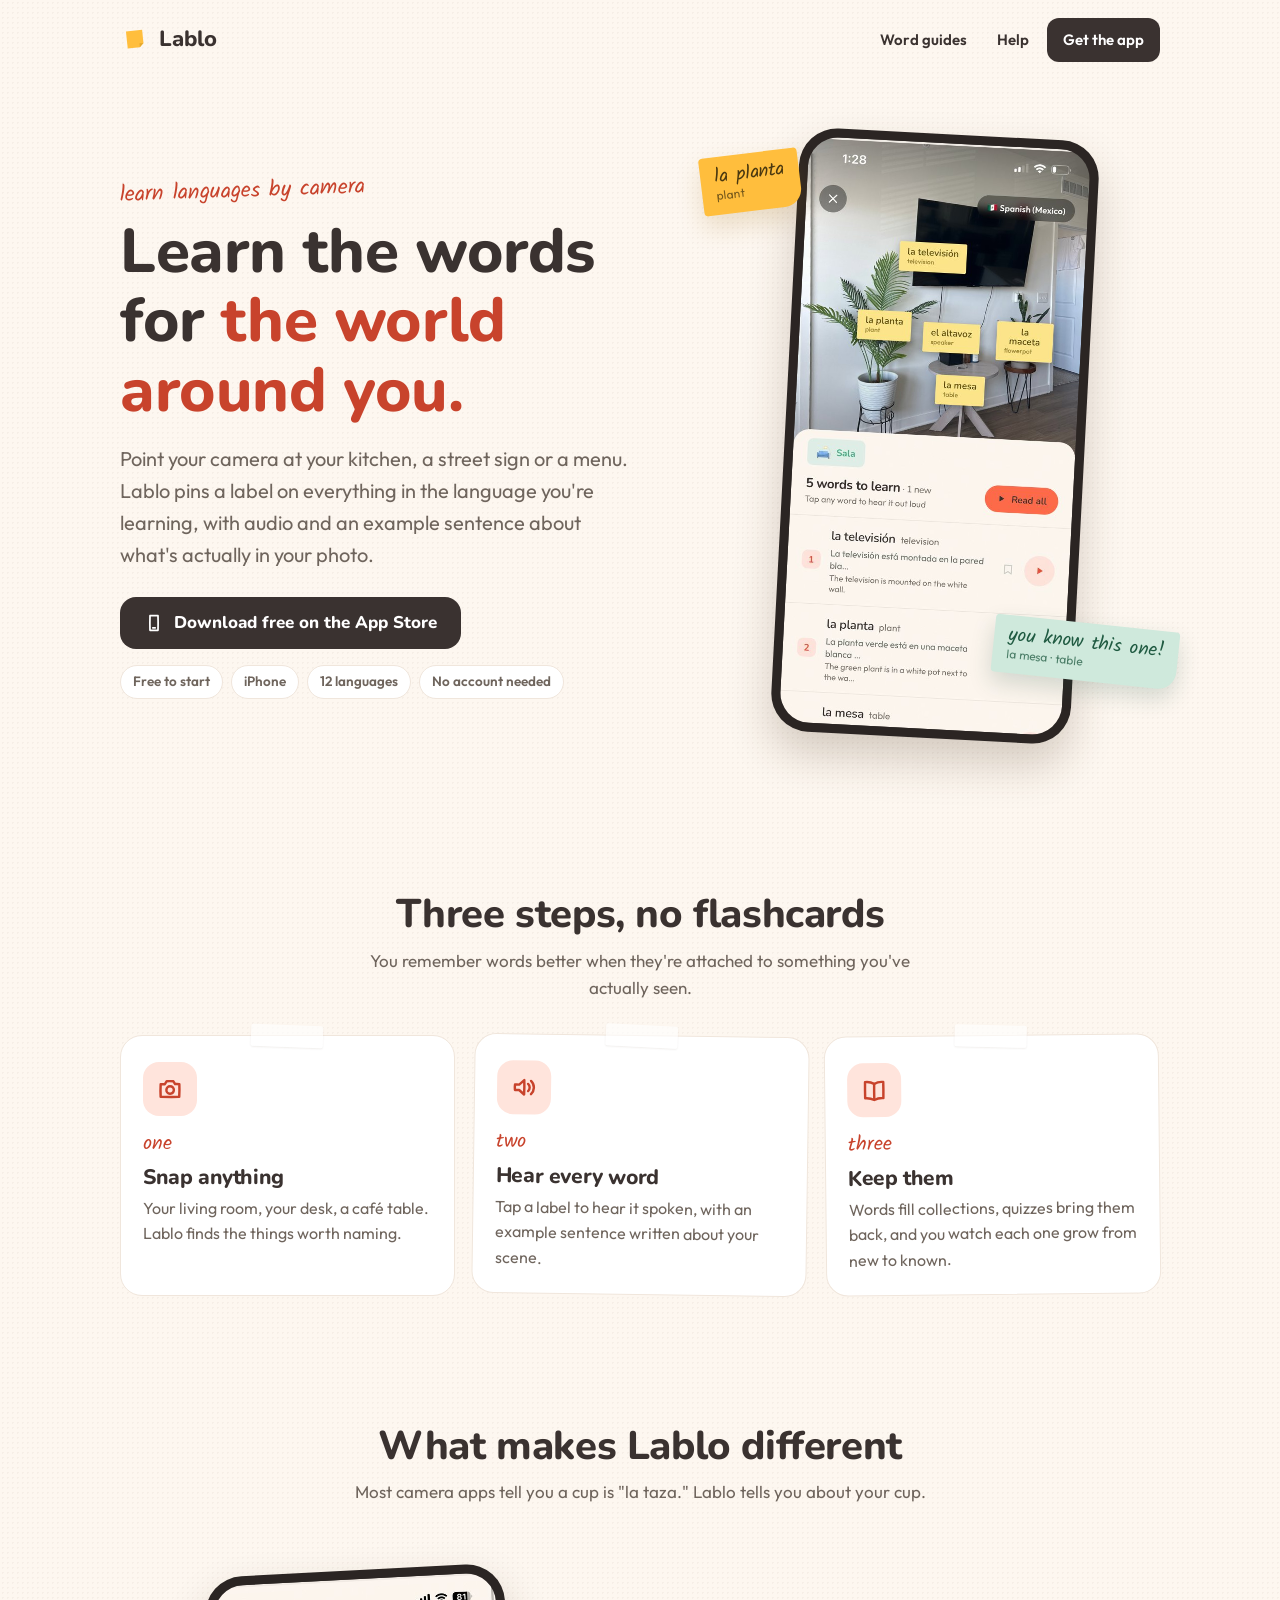
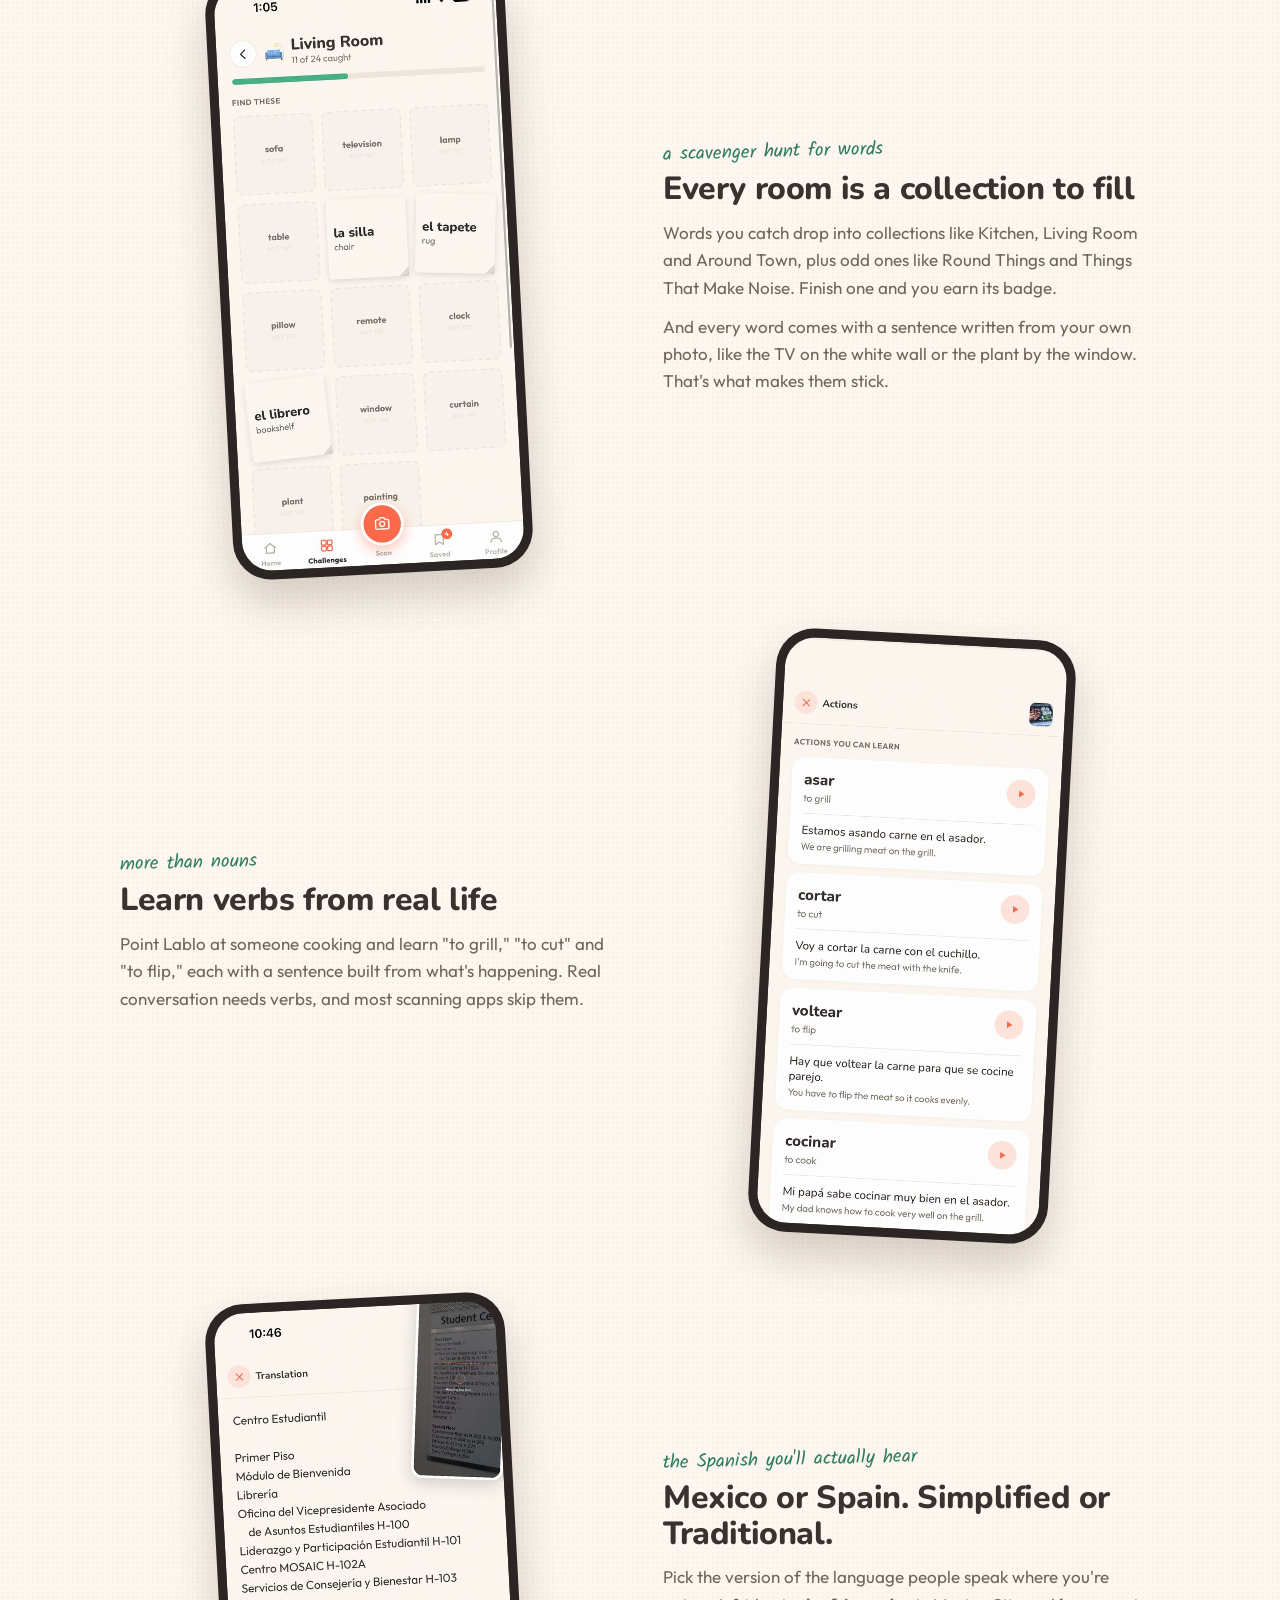
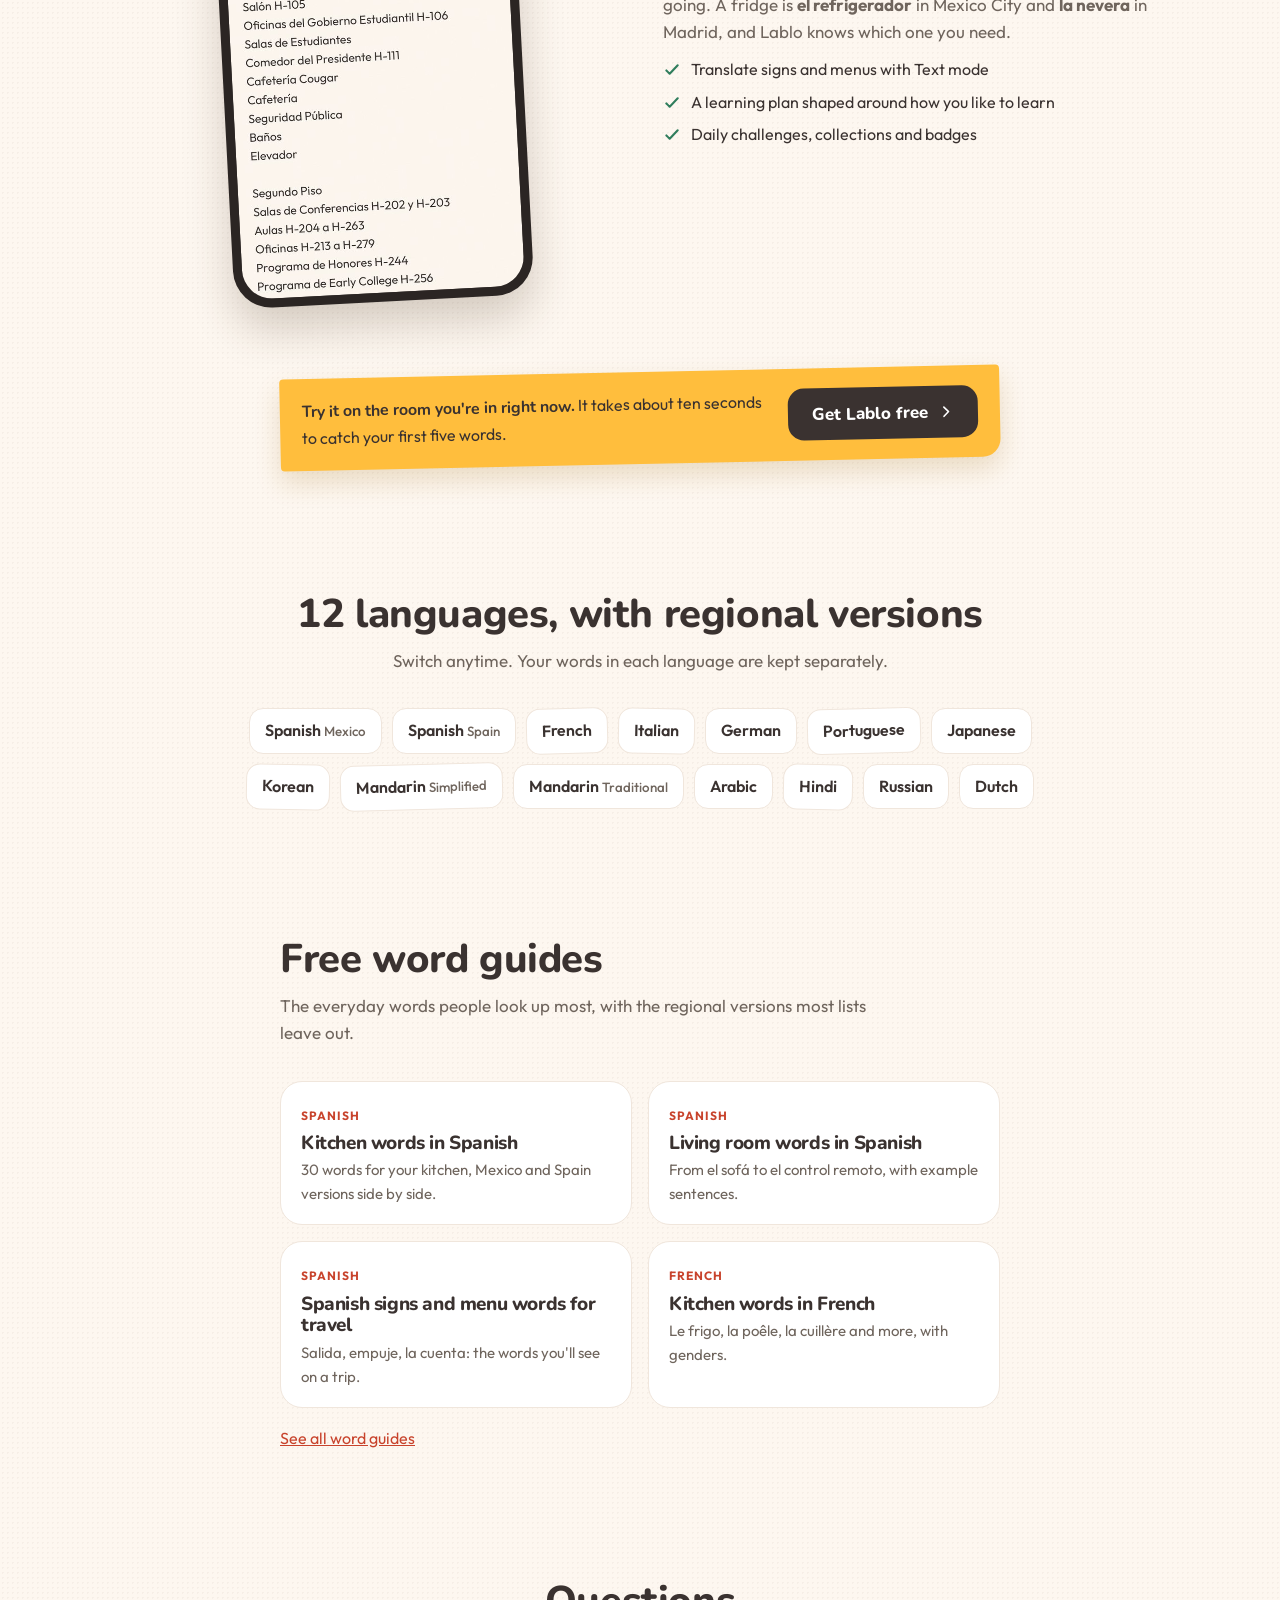
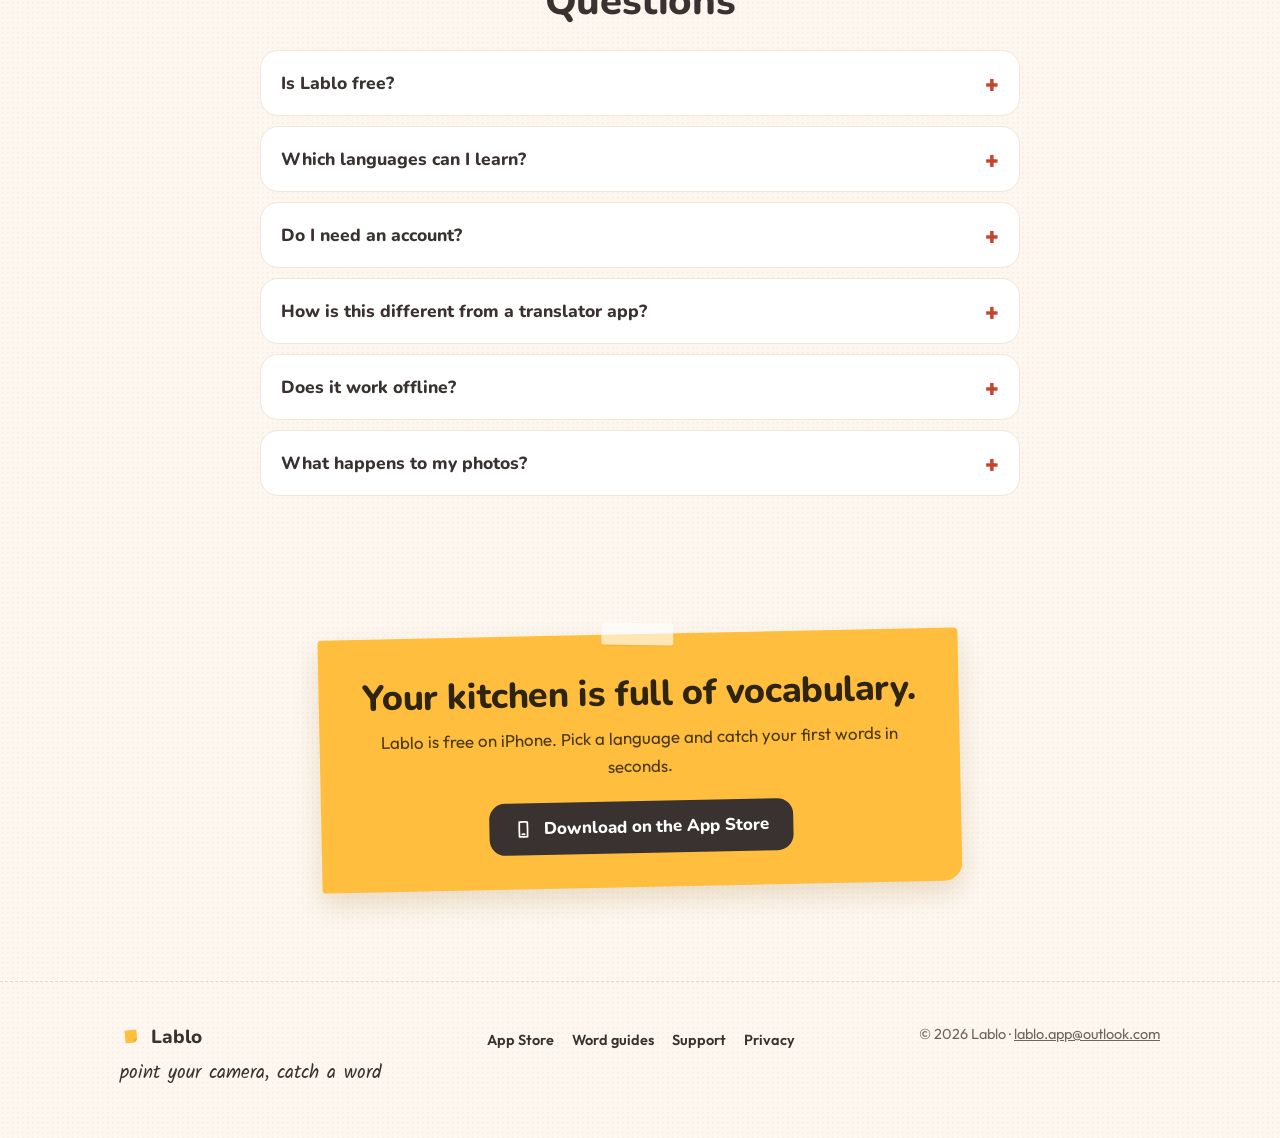
<file: index.html>
<!DOCTYPE html>
<html lang="en">
<head>
<meta charset="UTF-8">
<meta name="viewport" content="width=device-width, initial-scale=1.0">
<title>Lablo: Learn a Language With Your Camera | Free iPhone App</title>
<meta name="description" content="Point your camera at your kitchen, a street sign or a menu and Lablo labels everything in the language you're learning, with audio and example sentences. Free on iPhone. 12 languages.">
<link rel="canonical" href="https://lablo.app/">
<meta name="apple-itunes-app" content="app-id=6800958942">
<meta name="theme-color" content="#fdf7f0">
<meta property="og:type" content="website">
<meta property="og:url" content="https://lablo.app/">
<meta property="og:title" content="Lablo: learn the words for the world around you">
<meta property="og:description" content="Point your camera at anything and learn what it's called in Spanish, French, Japanese and 9 more languages. Free on iPhone.">
<meta property="og:image" content="https://lablo.app/og-image.jpg">
<meta name="twitter:card" content="summary_large_image">
<link rel="icon" href="/favicon.svg" type="image/svg+xml">
<link rel="preconnect" href="https://fonts.googleapis.com">
<link rel="preconnect" href="https://fonts.gstatic.com" crossorigin>
<link href="https://fonts.googleapis.com/css2?family=Nunito:wght@600;700;800&family=Outfit:wght@400;500;600;700&family=Kalam&display=swap" rel="stylesheet">
<link rel="stylesheet" href="/site.css">
<script type="application/ld+json">
{
  "@context":"https://schema.org",
  "@type":"MobileApplication",
  "name":"Lablo",
  "operatingSystem":"iOS",
  "applicationCategory":"EducationalApplication",
  "description":"Learn a language with your camera. Lablo labels the things around you in the language you're learning, with audio and example sentences.",
  "url":"https://lablo.app/",
  "downloadUrl":"https://apps.apple.com/us/app/lablo/id6800958942",
  "image":"https://lablo.app/og-image.jpg",
  "inLanguage":"en",
  "offers":{"@type":"Offer","price":"0","priceCurrency":"USD"}
}
</script>
<script type="application/ld+json">
{
  "@context":"https://schema.org",
  "@type":"FAQPage",
  "mainEntity":[
    {"@type":"Question","name":"Is Lablo free?","acceptedAnswer":{"@type":"Answer","text":"Yes. Lablo is free to download and includes 15 scans every day. Your words, collections and progress are always yours."}},
    {"@type":"Question","name":"Which languages can I learn with Lablo?","acceptedAnswer":{"@type":"Answer","text":"Spanish (Mexico or Spain), French, Italian, German, Portuguese, Japanese, Korean, Mandarin Chinese (Simplified or Traditional), Arabic, Hindi, Russian and Dutch."}},
    {"@type":"Question","name":"Do I need an account?","acceptedAnswer":{"@type":"Answer","text":"No. Open the app, pick your language and start scanning. There's nothing to sign up for."}},
    {"@type":"Question","name":"How is Lablo different from a translator app?","acceptedAnswer":{"@type":"Answer","text":"A translator gives you an answer and you move on. Lablo helps you keep the words: it labels the objects in your own photo, writes example sentences about that exact scene, saves words to collections, and quizzes you on them later."}},
    {"@type":"Question","name":"Does Lablo work offline?","acceptedAnswer":{"@type":"Answer","text":"Scanning needs an internet connection. Your saved words, collections and progress are stored on your phone."}},
    {"@type":"Question","name":"What happens to my photos?","acceptedAnswer":{"@type":"Answer","text":"Photos are only used to create your labels and sentences. They aren't sold, used for ads, or linked to your identity. See the privacy policy for details."}}
  ]
}
</script>
</head>
<body>
<a class="skip" href="#main">Skip to content</a>

<!-- hand-drawn doodles (Lablo's own icon set) -->
<svg width="0" height="0" style="position:absolute" aria-hidden="true">
  <symbol id="d-camera" viewBox="0 0 24 24"><g fill="none" stroke="currentColor" stroke-width="2.1" stroke-linecap="round" stroke-linejoin="round"><path d="M4 7.9c1.2-.1 2.4 0 3.6 0l1.6-2.6c1.9-.1 3.8-.1 5.7.1l1.5 2.4c1.2 0 2.4-.1 3.6.1.2 3.6.1 7.2-.1 10.8-5.3.2-10.6.1-15.9 0-.2-3.6-.2-7.2 0-10.8z"/><path d="M12 9.6c2 0 3.4 1.4 3.3 3.3-.1 1.9-1.5 3.2-3.4 3.1-1.8-.1-3.1-1.5-3-3.3.1-1.7 1.4-3.1 3.1-3.1z"/></g></symbol>
  <symbol id="d-sound" viewBox="0 0 24 24"><g fill="none" stroke="currentColor" stroke-width="2.1" stroke-linecap="round" stroke-linejoin="round"><path d="M4.2 9.7c1.2-.1 2.4-.1 3.6 0l4.3-3.9c.2 4.1.2 8.2 0 12.3l-4.3-3.8c-1.2.1-2.4.1-3.6 0-.2-1.5-.2-3.1 0-4.6z"/><path d="M15.4 9c.9.8 1.4 1.9 1.4 3.1 0 1.1-.5 2.2-1.3 3"/><path d="M17.9 6.4c1.6 1.5 2.5 3.5 2.5 5.7 0 2.1-.9 4.1-2.4 5.6"/></g></symbol>
  <symbol id="d-book" viewBox="0 0 24 24"><g fill="none" stroke="currentColor" stroke-width="2.1" stroke-linecap="round" stroke-linejoin="round"><path d="M12 6.6c-2.4-1.4-5.1-1.9-7.8-1.6-.1 4.6-.1 9.2 0 13.8 2.7-.2 5.4.3 7.8 1.6 2.4-1.3 5.1-1.8 7.8-1.6.1-4.6.1-9.2 0-13.8-2.7-.3-5.4.2-7.8 1.6z"/><path d="M12 6.7c-.1 4.3-.1 8.6 0 12.9"/></g></symbol>
  <symbol id="d-check" viewBox="0 0 24 24"><path d="M4.5 12.6c1.5 1.4 3 2.9 4.4 4.4 3.6-3.8 7.2-7.6 10.7-11.3" fill="none" stroke="currentColor" stroke-width="2.8" stroke-linecap="round" stroke-linejoin="round"/></symbol>
  <symbol id="d-next" viewBox="0 0 24 24"><path d="M9 5.2c2.3 2.3 4.6 4.6 6.9 6.8-2.3 2.4-4.6 4.7-6.9 7" fill="none" stroke="currentColor" stroke-width="2.4" stroke-linecap="round" stroke-linejoin="round"/></symbol>
  <symbol id="d-phone" viewBox="0 0 24 24"><g fill="none" stroke="currentColor" stroke-width="2.1" stroke-linecap="round" stroke-linejoin="round"><path d="M7.2 3.2c3.2-.2 6.4-.2 9.6 0 .2 5.9.2 11.7 0 17.6-3.2.2-6.4.2-9.6 0-.2-5.9-.2-11.7 0-17.6z"/><path d="M10.6 17.8c1-.1 1.9-.1 2.8 0"/></g></symbol>
</svg>

<header class="site-head">
  <div class="wrap">
    <a class="brand" href="/" aria-label="Lablo home">
      <svg width="30" height="30" viewBox="0 0 48 48" aria-hidden="true"><g transform="rotate(-6 24 24)"><path d="M11 9h26v21l-6.5 6.5H11z" fill="#ffbe3d"/><path d="M30.5 36.5v-6.5h6.5z" fill="#e5a92e"/></g></svg>
      Lablo
    </a>
    <nav class="nav" aria-label="Main">
      <a class="hide-sm" href="/guides.html">Word guides</a>
      <a class="hide-sm" href="/support.html">Help</a>
      <a class="get" href="https://apps.apple.com/us/app/lablo/id6800958942">Get the app</a>
    </nav>
  </div>
</header>

<main id="main">
<section class="hero">
  <div class="wrap">
    <div>
      <span class="kicker">learn languages by camera</span>
      <h1>Learn the words for <em>the world around you.</em></h1>
      <p class="lead">Point your camera at your kitchen, a street sign or a menu. Lablo pins a label on everything in the language you're learning, with audio and an example sentence about what's actually in your photo.</p>
      <a class="btn" href="https://apps.apple.com/us/app/lablo/id6800958942">
        <svg width="20" height="20" aria-hidden="true"><use href="#d-phone"/></svg>
        Download free on the App Store
      </a>
      <div class="chips"><span class="chip">Free to start</span><span class="chip">iPhone</span><span class="chip">12 languages</span><span class="chip">No account needed</span></div>
    </div>
    <div class="hero-art">
      <span class="note sticky n1">la planta<small>plant</small></span>
      <div class="phone tilt-r"><img src="/shot-1_hero.jpg" alt="Lablo labeling a living room in Spanish: la televisión, la planta, la mesa" width="560" height="1164" fetchpriority="high"></div>
      <span class="note sticky n2">you know this one!<small>la mesa · table</small></span>
    </div>
  </div>
</section>

<section aria-labelledby="how">
  <div class="wrap">
    <div class="center">
      <h2 class="section-h" id="how">Three steps, no flashcards</h2>
      <p class="section-sub">You remember words better when they're attached to something you've actually seen.</p>
    </div>
    <div class="steps">
      <div class="card step"><span class="tape"></span>
        <div class="doodle"><svg width="28" height="28" style="color:var(--coral-dk)" aria-hidden="true"><use href="#d-camera"/></svg></div>
        <span class="num">one</span><h3>Snap anything</h3><p>Your living room, your desk, a café table. Lablo finds the things worth naming.</p></div>
      <div class="card step"><span class="tape"></span>
        <div class="doodle"><svg width="28" height="28" style="color:var(--coral-dk)" aria-hidden="true"><use href="#d-sound"/></svg></div>
        <span class="num">two</span><h3>Hear every word</h3><p>Tap a label to hear it spoken, with an example sentence written about your scene.</p></div>
      <div class="card step"><span class="tape"></span>
        <div class="doodle"><svg width="28" height="28" style="color:var(--coral-dk)" aria-hidden="true"><use href="#d-book"/></svg></div>
        <span class="num">three</span><h3>Keep them</h3><p>Words fill collections, quizzes bring them back, and you watch each one grow from new to known.</p></div>
    </div>
  </div>
</section>

<section aria-labelledby="diff">
  <div class="wrap">
    <div class="center">
      <h2 class="section-h" id="diff">What makes Lablo different</h2>
      <p class="section-sub">Most camera apps tell you a cup is "la taza." Lablo tells you about your cup.</p>
    </div>

    <div class="feature">
      <div>
        <span class="label">a scavenger hunt for words</span>
        <h3>Every room is a collection to fill</h3>
        <p>Words you catch drop into collections like Kitchen, Living Room and Around Town, plus odd ones like Round Things and Things That Make Noise. Finish one and you earn its badge.</p>
        <p>And every word comes with a sentence written from your own photo, like the TV on the white wall or the plant by the window. That's what makes them stick.</p>
      </div>
      <div class="feature-art"><div class="phone tilt-l"><img src="/shot-2_collection.jpg" alt="Lablo collection page showing words caught in a living room" width="560" height="1164" loading="lazy"></div></div>
    </div>

    <div class="feature">
      <div>
        <span class="label">more than nouns</span>
        <h3>Learn verbs from real life</h3>
        <p>Point Lablo at someone cooking and learn "to grill," "to cut" and "to flip," each with a sentence built from what's happening. Real conversation needs verbs, and most scanning apps skip them.</p>
      </div>
      <div class="feature-art"><div class="phone tilt-r"><img src="/shot-6_actions.jpg" alt="Lablo Actions mode listing Spanish verbs like asar, cortar and voltear" width="560" height="1164" loading="lazy"></div></div>
    </div>

    <div class="feature">
      <div>
        <span class="label">the Spanish you'll actually hear</span>
        <h3>Mexico or Spain. Simplified or Traditional.</h3>
        <p>Pick the version of the language people speak where you're going. A fridge is <b>el refrigerador</b> in Mexico City and <b>la nevera</b> in Madrid, and Lablo knows which one you need.</p>
        <ul>
          <li><svg width="18" height="18" style="color:var(--green-dk)" aria-hidden="true"><use href="#d-check"/></svg>Translate signs and menus with Text mode</li>
          <li><svg width="18" height="18" style="color:var(--green-dk)" aria-hidden="true"><use href="#d-check"/></svg>A learning plan shaped around how you like to learn</li>
          <li><svg width="18" height="18" style="color:var(--green-dk)" aria-hidden="true"><use href="#d-check"/></svg>Daily challenges, collections and badges</li>
        </ul>
      </div>
      <div class="feature-art"><div class="phone tilt-l"><img src="/shot-7_text.jpg" alt="Lablo Text mode translating a building directory sign into Spanish" width="560" height="1164" loading="lazy"></div></div>
    </div>

    <div class="sticky inline-cta" style="max-width:720px;margin:40px auto 0">
      <p><strong>Try it on the room you're in right now.</strong> It takes about ten seconds to catch your first five words.</p>
      <a class="btn" href="https://apps.apple.com/us/app/lablo/id6800958942">Get Lablo free <svg width="16" height="16" aria-hidden="true"><use href="#d-next"/></svg></a>
    </div>
  </div>
</section>

<section aria-labelledby="langs">
  <div class="wrap center">
    <h2 class="section-h" id="langs">12 languages, with regional versions</h2>
    <p class="section-sub">Switch anytime. Your words in each language are kept separately.</p>
    <div class="langs">
      <span class="lang">Spanish <small>Mexico</small></span><span class="lang">Spanish <small>Spain</small></span>
      <span class="lang">French</span><span class="lang">Italian</span><span class="lang">German</span><span class="lang">Portuguese</span>
      <span class="lang">Japanese</span><span class="lang">Korean</span>
      <span class="lang">Mandarin <small>Simplified</small></span><span class="lang">Mandarin <small>Traditional</small></span>
      <span class="lang">Arabic</span><span class="lang">Hindi</span><span class="lang">Russian</span><span class="lang">Dutch</span>
    </div>
  </div>
</section>

<section aria-labelledby="guides">
  <div class="wrap narrow">
    <h2 class="section-h" id="guides">Free word guides</h2>
    <p class="section-sub">The everyday words people look up most, with the regional versions most lists leave out.</p>
    <div class="guides">
      <a class="card guide" href="/spanish-kitchen-words.html"><span class="lang-tag">Spanish</span><h3>Kitchen words in Spanish</h3><p>30 words for your kitchen, Mexico and Spain versions side by side.</p></a>
      <a class="card guide" href="/spanish-living-room-words.html"><span class="lang-tag">Spanish</span><h3>Living room words in Spanish</h3><p>From el sofá to el control remoto, with example sentences.</p></a>
      <a class="card guide" href="/spanish-signs-and-menus.html"><span class="lang-tag">Spanish</span><h3>Spanish signs and menu words for travel</h3><p>Salida, empuje, la cuenta: the words you'll see on a trip.</p></a>
      <a class="card guide" href="/french-kitchen-words.html"><span class="lang-tag">French</span><h3>Kitchen words in French</h3><p>Le frigo, la poêle, la cuillère and more, with genders.</p></a>
    </div>
    <p style="margin-top:18px"><a href="/guides.html">See all word guides</a></p>
  </div>
</section>

<section aria-labelledby="faq">
  <div class="wrap">
    <h2 class="section-h center" id="faq">Questions</h2>
    <div class="faq" style="margin-top:26px">
      <details><summary>Is Lablo free?</summary><p>Yes. Lablo is free to download and includes 15 scans every day. Your words, collections and progress are always yours.</p></details>
      <details><summary>Which languages can I learn?</summary><p>Spanish (Mexico or Spain), French, Italian, German, Portuguese, Japanese, Korean, Mandarin Chinese (Simplified or Traditional), Arabic, Hindi, Russian and Dutch.</p></details>
      <details><summary>Do I need an account?</summary><p>No. Open the app, pick your language and start scanning. There's nothing to sign up for.</p></details>
      <details><summary>How is this different from a translator app?</summary><p>A translator gives you an answer and you move on. Lablo helps you keep the words: it labels the objects in your own photo, writes example sentences about that exact scene, saves words to collections, and quizzes you on them later.</p></details>
      <details><summary>Does it work offline?</summary><p>Scanning needs an internet connection. Your saved words, collections and progress are stored on your phone.</p></details>
      <details><summary>What happens to my photos?</summary><p>Photos are only used to create your labels and sentences. They aren't sold, used for ads, or linked to your identity. The <a href="/privacy.html">privacy policy</a> has the details.</p></details>
    </div>
  </div>
</section>

<section>
  <div class="wrap">
    <div class="sticky cta-note"><span class="tape"></span>
      <h2>Your kitchen is full of vocabulary.</h2>
      <p>Lablo is free on iPhone. Pick a language and catch your first words in seconds.</p>
      <a class="btn" href="https://apps.apple.com/us/app/lablo/id6800958942"><svg width="20" height="20" aria-hidden="true"><use href="#d-phone"/></svg>Download on the App Store</a>
    </div>
  </div>
</section>
</main>

<footer class="site-foot">
  <div class="wrap">
    <div>
      <a class="brand" href="/" style="font-size:19px"><svg width="22" height="22" viewBox="0 0 48 48" aria-hidden="true"><g transform="rotate(-6 24 24)"><path d="M11 9h26v21l-6.5 6.5H11z" fill="#ffbe3d"/><path d="M30.5 36.5v-6.5h6.5z" fill="#e5a92e"/></g></svg>Lablo</a>
      <p class="sign" style="margin-top:6px">point your camera, catch a word</p>
    </div>
    <nav aria-label="Footer">
      <a href="https://apps.apple.com/us/app/lablo/id6800958942">App Store</a><a href="/guides.html">Word guides</a><a href="/support.html">Support</a><a href="/privacy.html">Privacy</a>
    </nav>
    <div>© 2026 Lablo · <a href="mailto:lablo.app@outlook.com" style="color:var(--muted)">lablo.app@outlook.com</a></div>
  </div>
</footer>
</body>
</html>
</file>
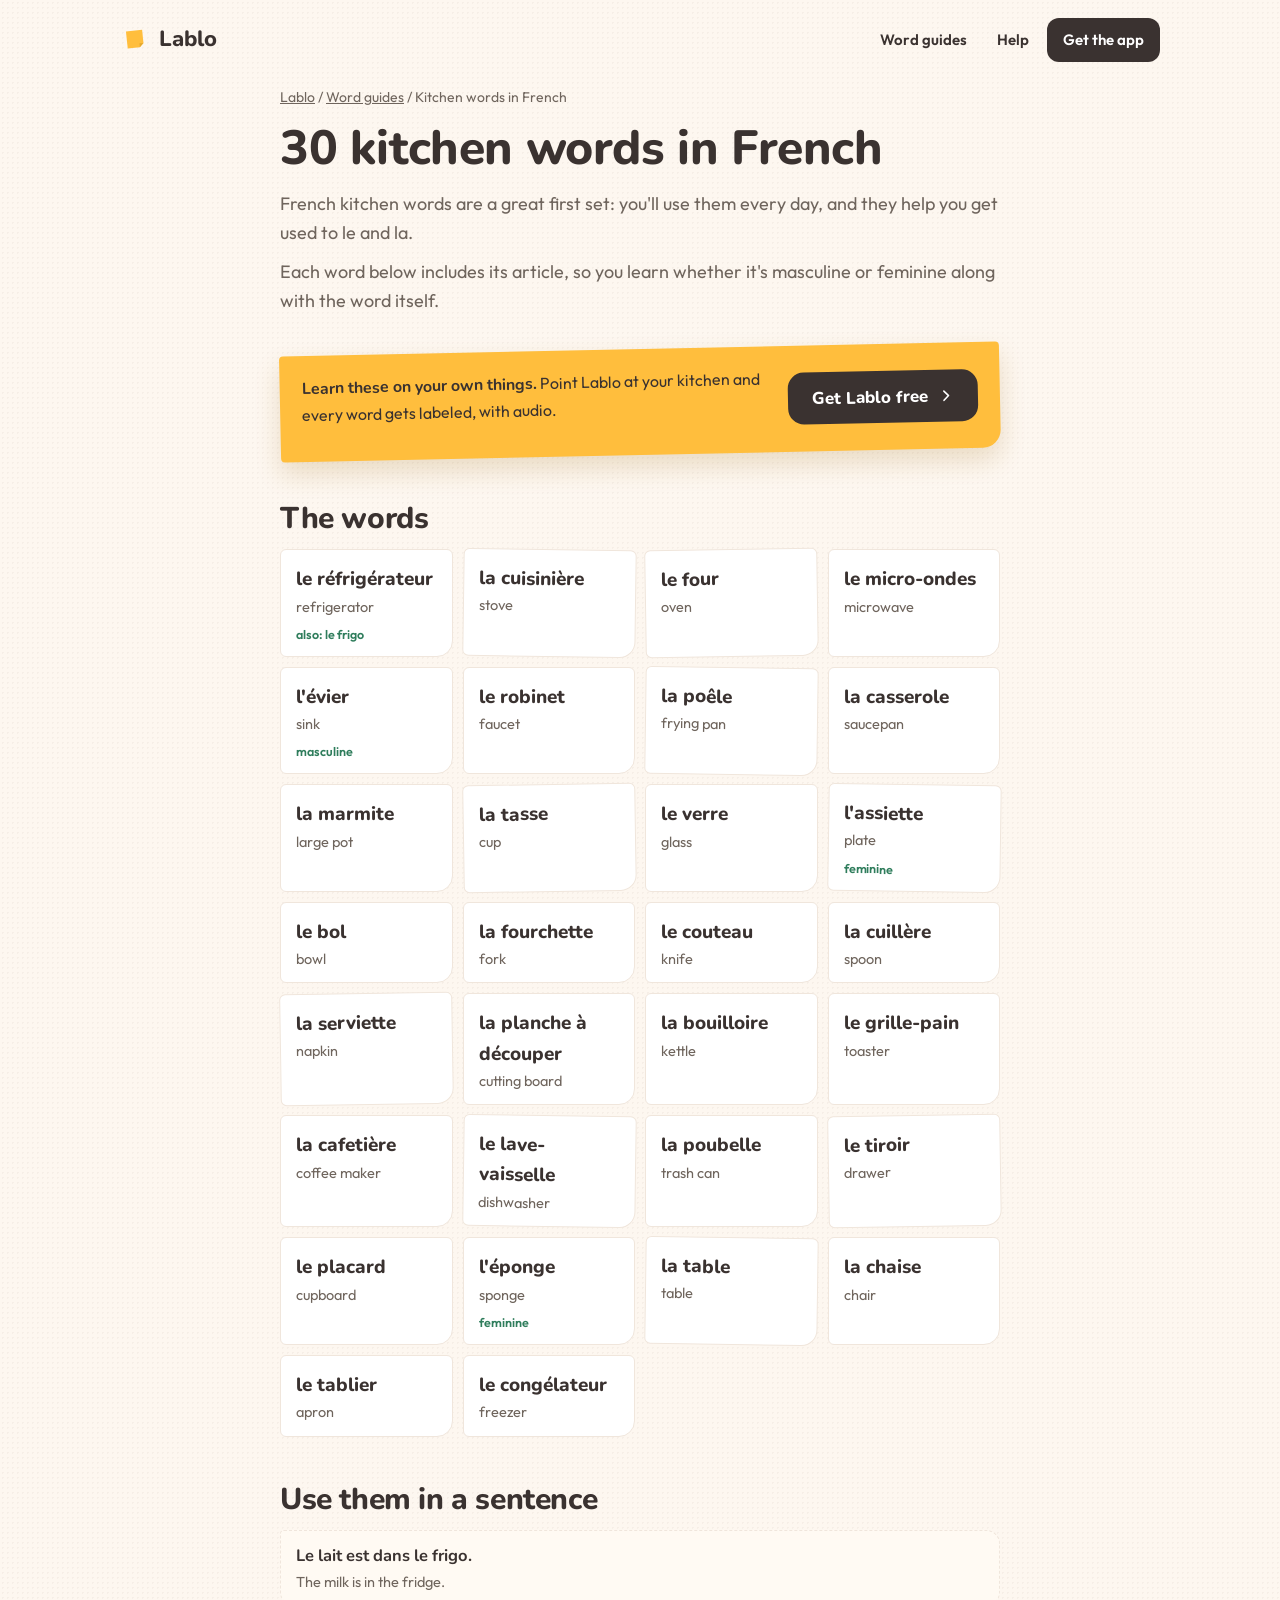
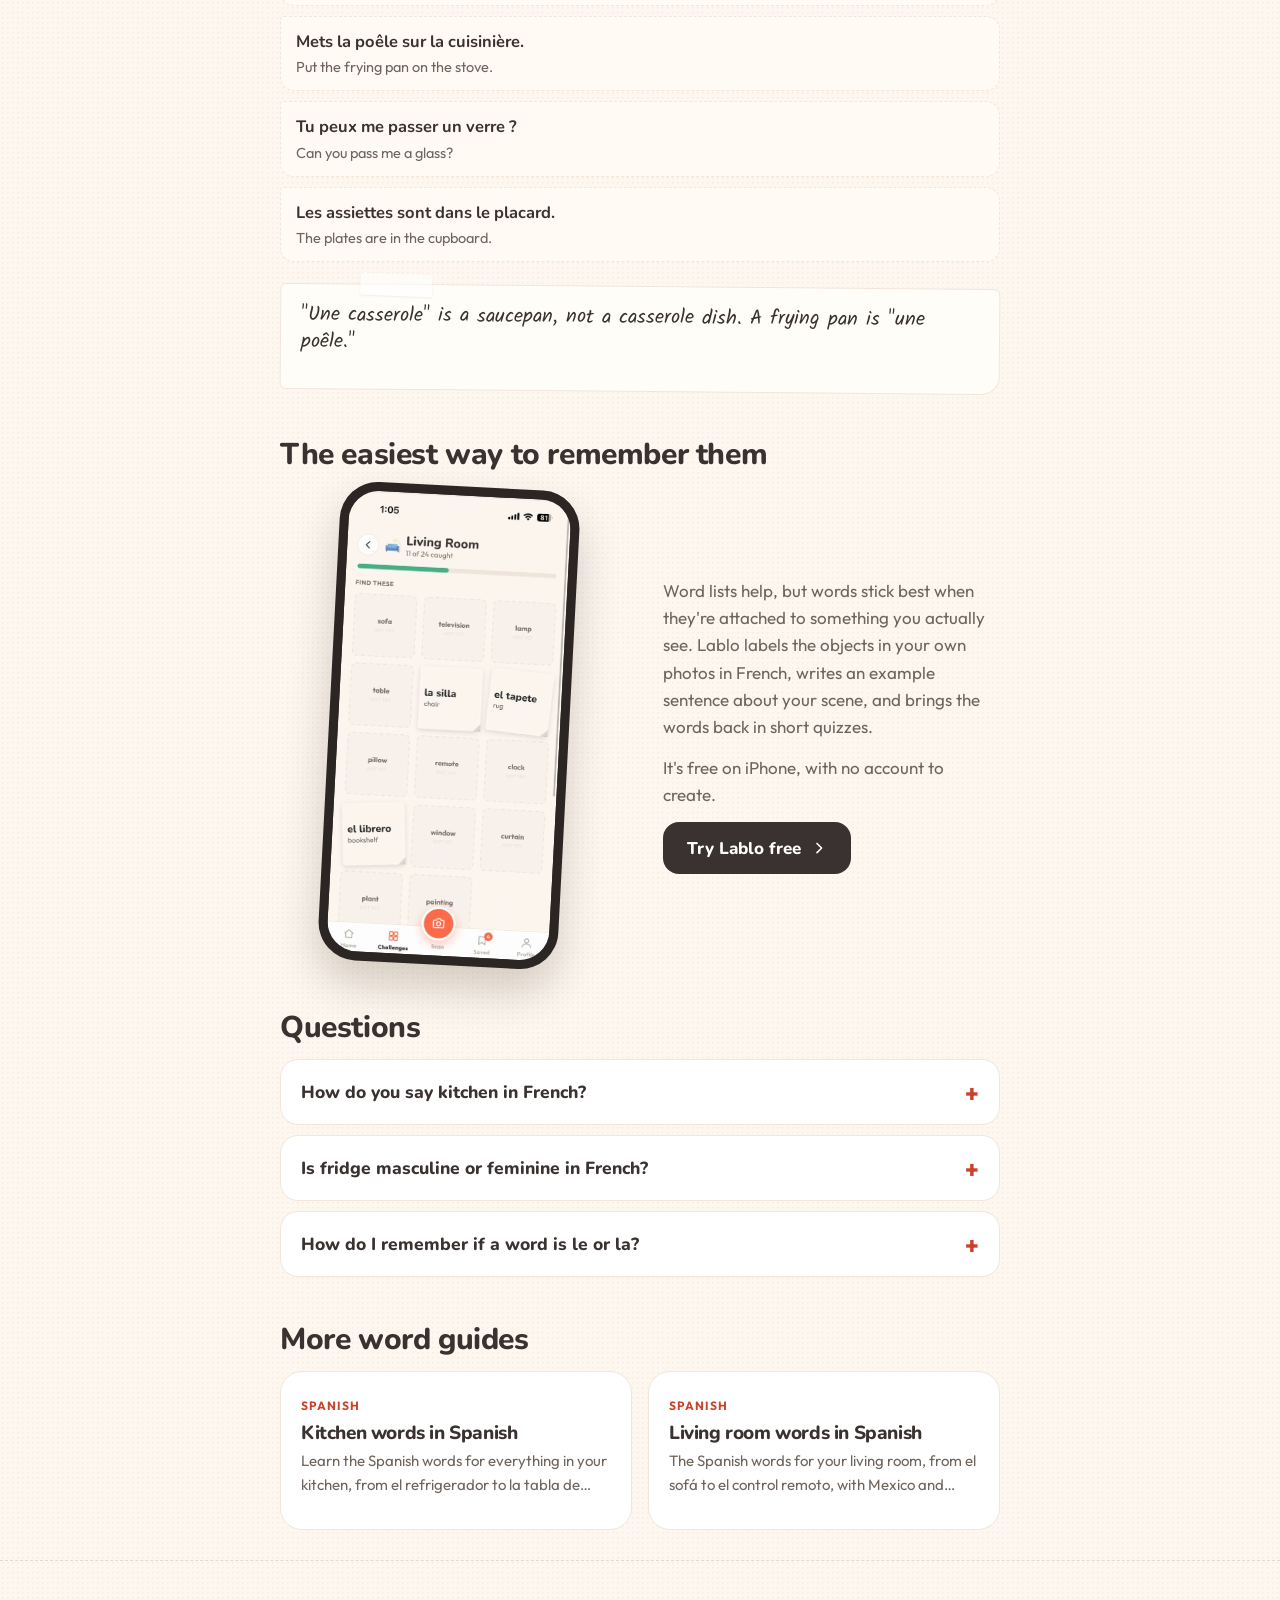
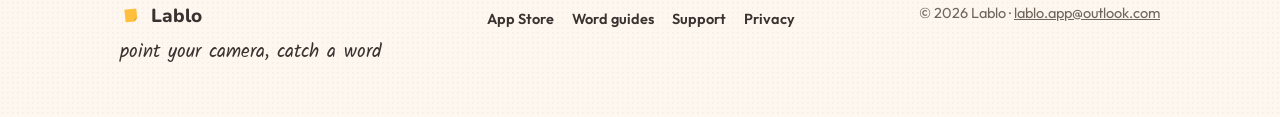
<file: french-kitchen-words.html>
<!DOCTYPE html>
<html lang="en">
<head>
<meta charset="UTF-8">
<meta name="viewport" content="width=device-width, initial-scale=1.0">
<title>30 Kitchen Words in French, With Genders and Examples | Lablo</title>
<meta name="description" content="Learn the French words for everything in your kitchen, from le frigo to la planche à découper, with masculine and feminine marked and example sentences.">
<link rel="canonical" href="https://lablo.app/french-kitchen-words.html">
<meta name="apple-itunes-app" content="app-id=6800958942">
<meta name="theme-color" content="#fdf7f0">
<meta property="og:type" content="article">
<meta property="og:url" content="https://lablo.app/french-kitchen-words.html">
<meta property="og:title" content="30 Kitchen Words in French, With Genders and Examples | Lablo">
<meta property="og:description" content="Learn the French words for everything in your kitchen, from le frigo to la planche à découper, with masculine and feminine marked and example sentences.">
<meta property="og:image" content="https://lablo.app/og-image.jpg">
<meta name="twitter:card" content="summary_large_image">
<link rel="icon" href="/favicon.svg" type="image/svg+xml">
<link rel="preconnect" href="https://fonts.googleapis.com">
<link rel="preconnect" href="https://fonts.gstatic.com" crossorigin>
<link href="https://fonts.googleapis.com/css2?family=Nunito:wght@600;700;800&family=Outfit:wght@400;500;600;700&family=Kalam&display=swap" rel="stylesheet">
<link rel="stylesheet" href="/site.css">
<script type="application/ld+json">{"@context": "https://schema.org", "@type": "FAQPage", "mainEntity": [{"@type": "Question", "name": "How do you say kitchen in French?", "acceptedAnswer": {"@type": "Answer", "text": "The kitchen is \"la cuisine.\" The same word also means cooking or cuisine."}}, {"@type": "Question", "name": "Is fridge masculine or feminine in French?", "acceptedAnswer": {"@type": "Answer", "text": "Masculine: \"le réfrigérateur,\" usually shortened to \"le frigo.\""}}, {"@type": "Question", "name": "How do I remember if a word is le or la?", "acceptedAnswer": {"@type": "Answer", "text": "Always learn the article with the word. Lablo shows every word with its article and reads it aloud, so le and la stick naturally."}}]}</script>
<script type="application/ld+json">{"@context": "https://schema.org", "@type": "BreadcrumbList", "itemListElement": [{"@type": "ListItem", "position": 1, "name": "Lablo", "item": "https://lablo.app/"}, {"@type": "ListItem", "position": 2, "name": "Word guides", "item": "https://lablo.app/guides.html"}, {"@type": "ListItem", "position": 3, "name": "Kitchen words in French", "item": "https://lablo.app/french-kitchen-words.html"}]}</script>
</head>
<body>
<a class="skip" href="#main">Skip to content</a>
<svg width="0" height="0" style="position:absolute" aria-hidden="true">
  <symbol id="d-phone" viewBox="0 0 24 24"><g fill="none" stroke="currentColor" stroke-width="2.1" stroke-linecap="round" stroke-linejoin="round"><path d="M7.2 3.2c3.2-.2 6.4-.2 9.6 0 .2 5.9.2 11.7 0 17.6-3.2.2-6.4.2-9.6 0-.2-5.9-.2-11.7 0-17.6z"/><path d="M10.6 17.8c1-.1 1.9-.1 2.8 0"/></g></symbol>
  <symbol id="d-next" viewBox="0 0 24 24"><path d="M9 5.2c2.3 2.3 4.6 4.6 6.9 6.8-2.3 2.4-4.6 4.7-6.9 7" fill="none" stroke="currentColor" stroke-width="2.4" stroke-linecap="round" stroke-linejoin="round"/></symbol>
</svg>
<header class="site-head">
  <div class="wrap">
    <a class="brand" href="/" aria-label="Lablo home"><svg width="30" height="30" viewBox="0 0 48 48" aria-hidden="true"><g transform="rotate(-6 24 24)"><path d="M11 9h26v21l-6.5 6.5H11z" fill="#ffbe3d"/><path d="M30.5 36.5v-6.5h6.5z" fill="#e5a92e"/></g></svg>Lablo</a>
    <nav class="nav" aria-label="Main">
      <a class="hide-sm" href="/guides.html">Word guides</a>
      <a class="hide-sm" href="/support.html">Help</a>
      <a class="get" href="https://apps.apple.com/us/app/lablo/id6800958942">Get the app</a>
    </nav>
  </div>
</header>

<main id="main"><div class="wrap narrow article">
<p class="crumbs"><a href="/">Lablo</a> / <a href="/guides.html">Word guides</a> / Kitchen words in French</p>
<h1>30 kitchen words in French</h1>
<p class="intro">French kitchen words are a great first set: you&#x27;ll use them every day, and they help you get used to le and la.</p>
<p class="intro">Each word below includes its article, so you learn whether it&#x27;s masculine or feminine along with the word itself.</p>
<div class="sticky inline-cta"><p><strong>Learn these on your own things.</strong> Point Lablo at your kitchen and every word gets labeled, with audio.</p><a class="btn" href="https://apps.apple.com/us/app/lablo/id6800958942">Get Lablo free <svg width="16" height="16" aria-hidden="true"><use href="#d-next"/></svg></a></div>
<h2>The words</h2>
<div class="words">
<div class="word"><div class="t" lang="fr">le réfrigérateur</div><div class="e">refrigerator</div><div class="r">also: le frigo</div></div>
<div class="word"><div class="t" lang="fr">la cuisinière</div><div class="e">stove</div></div>
<div class="word"><div class="t" lang="fr">le four</div><div class="e">oven</div></div>
<div class="word"><div class="t" lang="fr">le micro-ondes</div><div class="e">microwave</div></div>
<div class="word"><div class="t" lang="fr">l&#x27;évier</div><div class="e">sink</div><div class="r">masculine</div></div>
<div class="word"><div class="t" lang="fr">le robinet</div><div class="e">faucet</div></div>
<div class="word"><div class="t" lang="fr">la poêle</div><div class="e">frying pan</div></div>
<div class="word"><div class="t" lang="fr">la casserole</div><div class="e">saucepan</div></div>
<div class="word"><div class="t" lang="fr">la marmite</div><div class="e">large pot</div></div>
<div class="word"><div class="t" lang="fr">la tasse</div><div class="e">cup</div></div>
<div class="word"><div class="t" lang="fr">le verre</div><div class="e">glass</div></div>
<div class="word"><div class="t" lang="fr">l&#x27;assiette</div><div class="e">plate</div><div class="r">feminine</div></div>
<div class="word"><div class="t" lang="fr">le bol</div><div class="e">bowl</div></div>
<div class="word"><div class="t" lang="fr">la fourchette</div><div class="e">fork</div></div>
<div class="word"><div class="t" lang="fr">le couteau</div><div class="e">knife</div></div>
<div class="word"><div class="t" lang="fr">la cuillère</div><div class="e">spoon</div></div>
<div class="word"><div class="t" lang="fr">la serviette</div><div class="e">napkin</div></div>
<div class="word"><div class="t" lang="fr">la planche à découper</div><div class="e">cutting board</div></div>
<div class="word"><div class="t" lang="fr">la bouilloire</div><div class="e">kettle</div></div>
<div class="word"><div class="t" lang="fr">le grille-pain</div><div class="e">toaster</div></div>
<div class="word"><div class="t" lang="fr">la cafetière</div><div class="e">coffee maker</div></div>
<div class="word"><div class="t" lang="fr">le lave-vaisselle</div><div class="e">dishwasher</div></div>
<div class="word"><div class="t" lang="fr">la poubelle</div><div class="e">trash can</div></div>
<div class="word"><div class="t" lang="fr">le tiroir</div><div class="e">drawer</div></div>
<div class="word"><div class="t" lang="fr">le placard</div><div class="e">cupboard</div></div>
<div class="word"><div class="t" lang="fr">l&#x27;éponge</div><div class="e">sponge</div><div class="r">feminine</div></div>
<div class="word"><div class="t" lang="fr">la table</div><div class="e">table</div></div>
<div class="word"><div class="t" lang="fr">la chaise</div><div class="e">chair</div></div>
<div class="word"><div class="t" lang="fr">le tablier</div><div class="e">apron</div></div>
<div class="word"><div class="t" lang="fr">le congélateur</div><div class="e">freezer</div></div>
</div>
<h2>Use them in a sentence</h2><ul class="examples"><li><div class="es" lang="fr">Le lait est dans le frigo.</div><div class="en">The milk is in the fridge.</div></li><li><div class="es" lang="fr">Mets la poêle sur la cuisinière.</div><div class="en">Put the frying pan on the stove.</div></li><li><div class="es" lang="fr">Tu peux me passer un verre ?</div><div class="en">Can you pass me a glass?</div></li><li><div class="es" lang="fr">Les assiettes sont dans le placard.</div><div class="en">The plates are in the cupboard.</div></li></ul>
<div class="tip"><span class="tape" style="left:16%"></span><p class="hand">&quot;Une casserole&quot; is a saucepan, not a casserole dish. A frying pan is &quot;une poêle.&quot;</p></div>
<h2>The easiest way to remember them</h2>
<div class="feature" style="padding:0">
  <div><p>Word lists help, but words stick best when they're attached to something you actually see. Lablo labels the objects in your own photos in French, writes an example sentence about your scene, and brings the words back in short quizzes.</p>
  <p>It's free on iPhone, with no account to create.</p><a class="btn" href="https://apps.apple.com/us/app/lablo/id6800958942">Try Lablo free <svg width="16" height="16" aria-hidden="true"><use href="#d-next"/></svg></a></div>
  <div class="feature-art"><div class="phone tilt-r" style="max-width:240px"><img src="/shot-2_collection.jpg" alt="Lablo collection of caught words" width="560" height="1164" loading="lazy"></div></div>
</div>
<h2>Questions</h2><div class="faq"><details><summary>How do you say kitchen in French?</summary><p>The kitchen is &quot;la cuisine.&quot; The same word also means cooking or cuisine.</p></details><details><summary>Is fridge masculine or feminine in French?</summary><p>Masculine: &quot;le réfrigérateur,&quot; usually shortened to &quot;le frigo.&quot;</p></details><details><summary>How do I remember if a word is le or la?</summary><p>Always learn the article with the word. Lablo shows every word with its article and reads it aloud, so le and la stick naturally.</p></details></div>
<h2>More word guides</h2><div class="guides"><a class="card guide" href="/spanish-kitchen-words.html"><span class="lang-tag">Spanish</span><h3>Kitchen words in Spanish</h3><p>Learn the Spanish words for everything in your kitchen, from el refrigerador to la tabla de…</p></a><a class="card guide" href="/spanish-living-room-words.html"><span class="lang-tag">Spanish</span><h3>Living room words in Spanish</h3><p>The Spanish words for your living room, from el sofá to el control remoto, with Mexico and…</p></a></div>
</div></main>
<footer class="site-foot">
  <div class="wrap">
    <div>
      <a class="brand" href="/" style="font-size:19px"><svg width="22" height="22" viewBox="0 0 48 48" aria-hidden="true"><g transform="rotate(-6 24 24)"><path d="M11 9h26v21l-6.5 6.5H11z" fill="#ffbe3d"/><path d="M30.5 36.5v-6.5h6.5z" fill="#e5a92e"/></g></svg>Lablo</a>
      <p class="sign" style="margin-top:6px">point your camera, catch a word</p>
    </div>
    <nav aria-label="Footer">
      <a href="https://apps.apple.com/us/app/lablo/id6800958942">App Store</a><a href="/guides.html">Word guides</a><a href="/support.html">Support</a><a href="/privacy.html">Privacy</a>
    </nav>
    <div>© 2026 Lablo · <a href="mailto:lablo.app@outlook.com" style="color:var(--muted)">lablo.app@outlook.com</a></div>
  </div>
</footer>
</body>
</html>
</file>
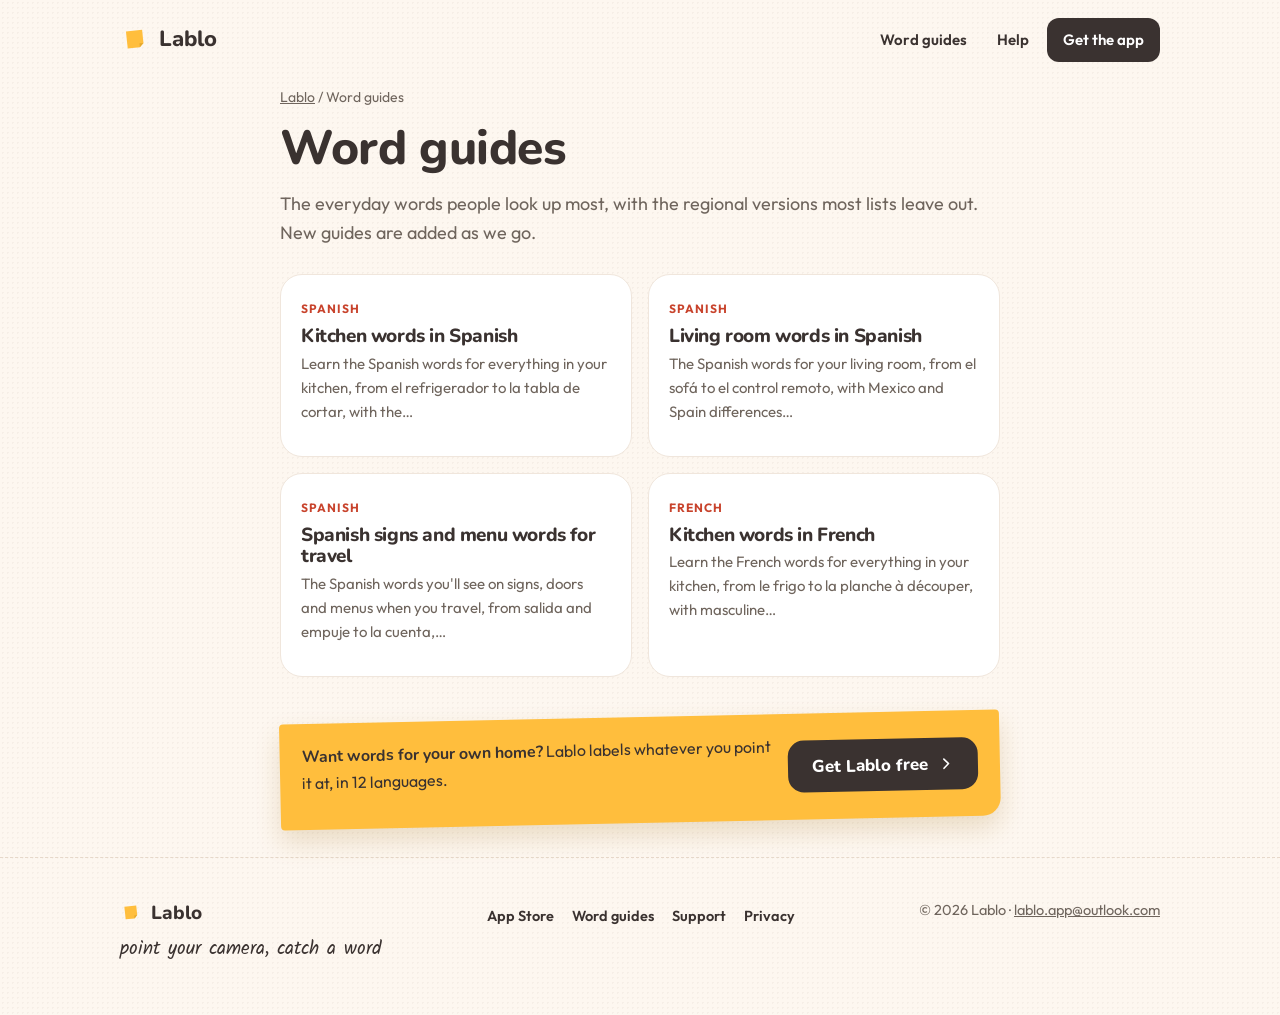
<file: guides.html>
<!DOCTYPE html>
<html lang="en">
<head>
<meta charset="UTF-8">
<meta name="viewport" content="width=device-width, initial-scale=1.0">
<title>Free Word Guides: Everyday Spanish and French Vocabulary | Lablo</title>
<meta name="description" content="Free guides to the everyday words people look up most, in Spanish and French, with regional versions and example sentences.">
<link rel="canonical" href="https://lablo.app/guides.html">
<meta name="apple-itunes-app" content="app-id=6800958942">
<meta name="theme-color" content="#fdf7f0">
<meta property="og:type" content="article">
<meta property="og:url" content="https://lablo.app/guides.html">
<meta property="og:title" content="Free Word Guides: Everyday Spanish and French Vocabulary | Lablo">
<meta property="og:description" content="Free guides to the everyday words people look up most, in Spanish and French, with regional versions and example sentences.">
<meta property="og:image" content="https://lablo.app/og-image.jpg">
<meta name="twitter:card" content="summary_large_image">
<link rel="icon" href="/favicon.svg" type="image/svg+xml">
<link rel="preconnect" href="https://fonts.googleapis.com">
<link rel="preconnect" href="https://fonts.gstatic.com" crossorigin>
<link href="https://fonts.googleapis.com/css2?family=Nunito:wght@600;700;800&family=Outfit:wght@400;500;600;700&family=Kalam&display=swap" rel="stylesheet">
<link rel="stylesheet" href="/site.css">

</head>
<body>
<a class="skip" href="#main">Skip to content</a>
<svg width="0" height="0" style="position:absolute" aria-hidden="true">
  <symbol id="d-phone" viewBox="0 0 24 24"><g fill="none" stroke="currentColor" stroke-width="2.1" stroke-linecap="round" stroke-linejoin="round"><path d="M7.2 3.2c3.2-.2 6.4-.2 9.6 0 .2 5.9.2 11.7 0 17.6-3.2.2-6.4.2-9.6 0-.2-5.9-.2-11.7 0-17.6z"/><path d="M10.6 17.8c1-.1 1.9-.1 2.8 0"/></g></symbol>
  <symbol id="d-next" viewBox="0 0 24 24"><path d="M9 5.2c2.3 2.3 4.6 4.6 6.9 6.8-2.3 2.4-4.6 4.7-6.9 7" fill="none" stroke="currentColor" stroke-width="2.4" stroke-linecap="round" stroke-linejoin="round"/></symbol>
</svg>
<header class="site-head">
  <div class="wrap">
    <a class="brand" href="/" aria-label="Lablo home"><svg width="30" height="30" viewBox="0 0 48 48" aria-hidden="true"><g transform="rotate(-6 24 24)"><path d="M11 9h26v21l-6.5 6.5H11z" fill="#ffbe3d"/><path d="M30.5 36.5v-6.5h6.5z" fill="#e5a92e"/></g></svg>Lablo</a>
    <nav class="nav" aria-label="Main">
      <a class="hide-sm" href="/guides.html">Word guides</a>
      <a class="hide-sm" href="/support.html">Help</a>
      <a class="get" href="https://apps.apple.com/us/app/lablo/id6800958942">Get the app</a>
    </nav>
  </div>
</header>

<main id="main"><div class="wrap narrow article">
<p class="crumbs"><a href="/">Lablo</a> / Word guides</p><h1>Word guides</h1>
<p class="intro">The everyday words people look up most, with the regional versions most lists leave out. New guides are added as we go.</p>
<div class="guides" style="margin-top:26px"><a class="card guide" href="/spanish-kitchen-words.html"><span class="lang-tag">Spanish</span><h3>Kitchen words in Spanish</h3><p>Learn the Spanish words for everything in your kitchen, from el refrigerador to la tabla de cortar, with the…</p></a><a class="card guide" href="/spanish-living-room-words.html"><span class="lang-tag">Spanish</span><h3>Living room words in Spanish</h3><p>The Spanish words for your living room, from el sofá to el control remoto, with Mexico and Spain differences…</p></a><a class="card guide" href="/spanish-signs-and-menus.html"><span class="lang-tag">Spanish</span><h3>Spanish signs and menu words for travel</h3><p>The Spanish words you&#x27;ll see on signs, doors and menus when you travel, from salida and empuje to la cuenta,…</p></a><a class="card guide" href="/french-kitchen-words.html"><span class="lang-tag">French</span><h3>Kitchen words in French</h3><p>Learn the French words for everything in your kitchen, from le frigo to la planche à découper, with masculine…</p></a></div>
<div class="sticky inline-cta" style="margin-top:40px"><p><strong>Want words for your own home?</strong> Lablo labels whatever you point it at, in 12 languages.</p><a class="btn" href="https://apps.apple.com/us/app/lablo/id6800958942">Get Lablo free <svg width="16" height="16" aria-hidden="true"><use href="#d-next"/></svg></a></div>
</div></main>
<footer class="site-foot">
  <div class="wrap">
    <div>
      <a class="brand" href="/" style="font-size:19px"><svg width="22" height="22" viewBox="0 0 48 48" aria-hidden="true"><g transform="rotate(-6 24 24)"><path d="M11 9h26v21l-6.5 6.5H11z" fill="#ffbe3d"/><path d="M30.5 36.5v-6.5h6.5z" fill="#e5a92e"/></g></svg>Lablo</a>
      <p class="sign" style="margin-top:6px">point your camera, catch a word</p>
    </div>
    <nav aria-label="Footer">
      <a href="https://apps.apple.com/us/app/lablo/id6800958942">App Store</a><a href="/guides.html">Word guides</a><a href="/support.html">Support</a><a href="/privacy.html">Privacy</a>
    </nav>
    <div>© 2026 Lablo · <a href="mailto:lablo.app@outlook.com" style="color:var(--muted)">lablo.app@outlook.com</a></div>
  </div>
</footer>
</body>
</html>
</file>
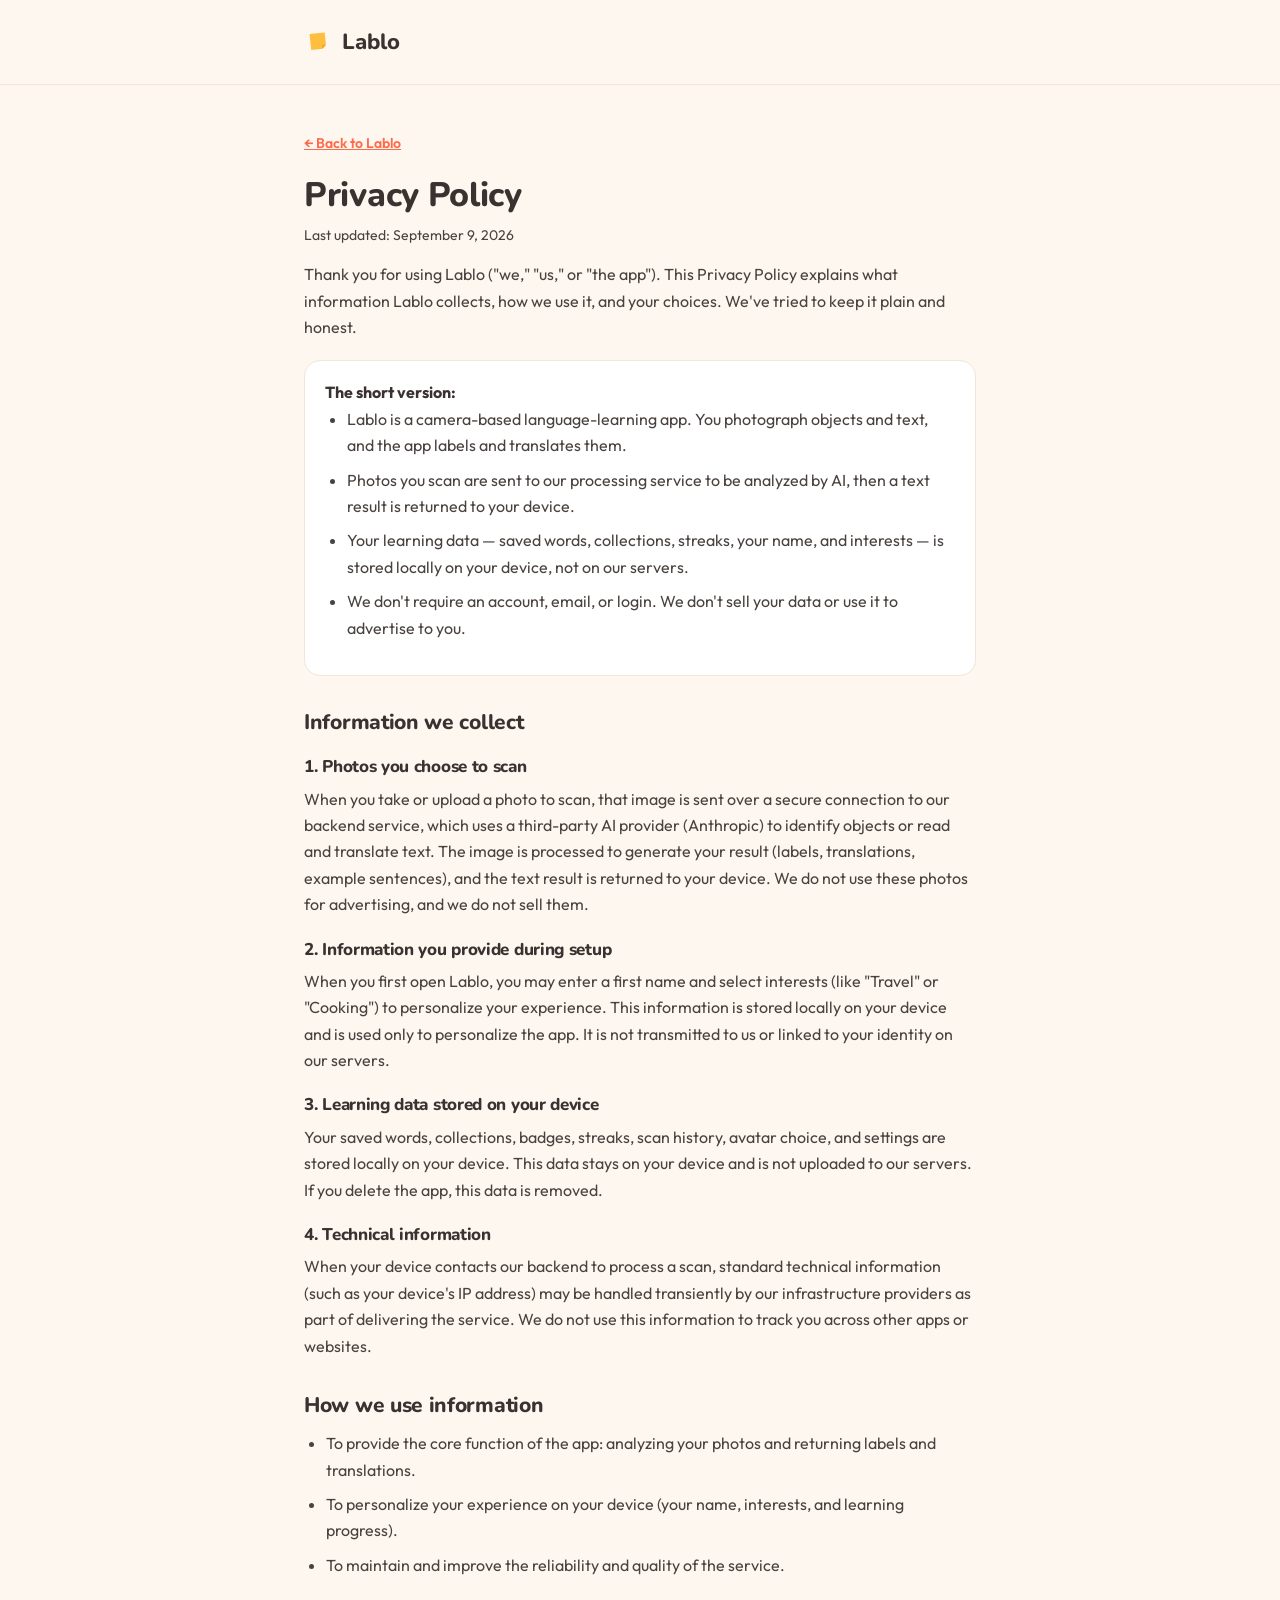
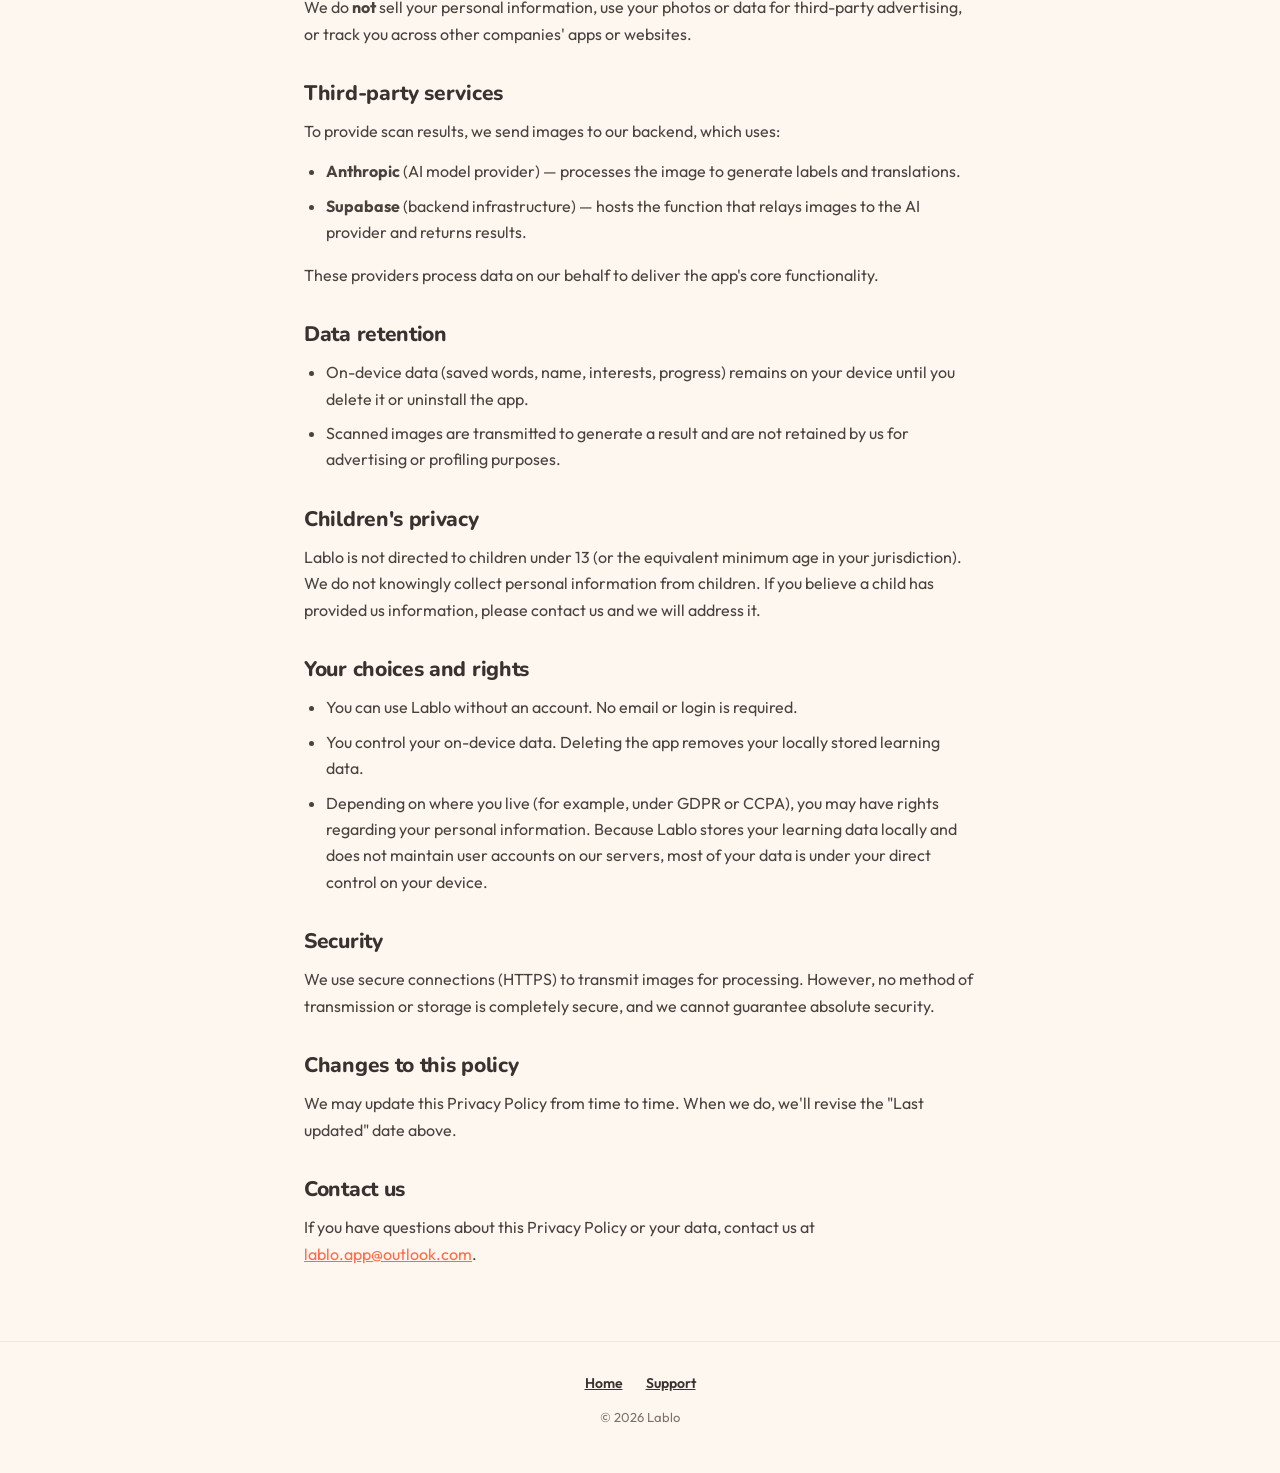
<file: privacy.html>
<!DOCTYPE html>
<html lang="en">
<head>
<meta charset="UTF-8">
<meta name="viewport" content="width=device-width, initial-scale=1.0">
<title>Privacy Policy — Lablo</title>
<meta name="description" content="Lablo's privacy policy.">
<link rel="preconnect" href="https://fonts.googleapis.com">
<link rel="preconnect" href="https://fonts.gstatic.com" crossorigin>
<link href="https://fonts.googleapis.com/css2?family=Nunito:wght@400;600;700;800&family=Outfit:wght@400;500;600;700&display=swap" rel="stylesheet">
<style>
  :root{--ink:#3a3230;--surface:#fff;--paper:#fdf7f0;--line:#f0e6dc;--muted:#7d736a;--green:#ff6b4a;--greenDk:#e5533a;--greenLt:#ffe4dc;--pop:#ffbe3d;}
  *{box-sizing:border-box;margin:0;padding:0;}
  body{font-family:'Outfit',sans-serif;background:var(--paper);color:var(--ink);-webkit-font-smoothing:antialiased;line-height:1.65;}
  h1,h2,h3{font-family:'Nunito',sans-serif;font-weight:800;letter-spacing:-0.3px;line-height:1.2;}
  a{color:var(--green);}
  .wrap{max-width:720px;margin:0 auto;padding:0 24px;}
  header{padding:24px 0;border-bottom:1px solid var(--line);}
  .logo{display:flex;align-items:center;gap:10px;}
  .logo span{font-family:'Nunito',sans-serif;font-size:22px;font-weight:800;}
  .content{padding:44px 0 60px;}
  .content h1{font-size:34px;margin-bottom:8px;}
  .updated{color:var(--muted);font-size:14px;margin-bottom:32px;}
  .content h2{font-size:21px;margin:34px 0 12px;}
  .content h3{font-size:17px;margin:22px 0 8px;}
  .content p{margin-bottom:14px;color:#4a423e;}
  .content ul{margin:0 0 16px 22px;color:#4a423e;}
  .content li{margin-bottom:8px;}
  .callout{background:var(--surface);border:1px solid var(--line);border-radius:16px;padding:18px 20px;margin:20px 0;}
  .callout strong{color:var(--ink);}
  footer{border-top:1px solid var(--line);padding:30px 0 44px;text-align:center;color:var(--muted);font-size:14px;}
  footer a{margin:0 10px;color:var(--ink);font-weight:600;}
  .back{display:inline-block;margin-bottom:20px;font-weight:600;font-size:14px;}
</style>
</head>
<body>

<header>
  <div class="wrap">
    <div class="logo">
      <svg width="28" height="28" viewBox="0 0 48 48"><g transform="rotate(-6 24 24)"><path d="M11 9h26v21l-6.5 6.5H11z" fill="#ffbe3d"/><path d="M30.5 36.5v-6.5h6.5z" fill="#e5a92e"/></g></svg>
      <span>Lablo</span>
    </div>
  </div>
</header>

<div class="content">
  <div class="wrap">
    <a href="index.html" class="back">← Back to Lablo</a>
    <h1>Privacy Policy</h1>
    <p class="updated">Last updated: September 9, 2026</p>

    <p>Thank you for using Lablo ("we," "us," or "the app"). This Privacy Policy explains what information Lablo collects, how we use it, and your choices. We've tried to keep it plain and honest.</p>

    <div class="callout">
      <strong>The short version:</strong>
      <ul>
        <li>Lablo is a camera-based language-learning app. You photograph objects and text, and the app labels and translates them.</li>
        <li>Photos you scan are sent to our processing service to be analyzed by AI, then a text result is returned to your device.</li>
        <li>Your learning data — saved words, collections, streaks, your name, and interests — is stored locally on your device, not on our servers.</li>
        <li>We don't require an account, email, or login. We don't sell your data or use it to advertise to you.</li>
      </ul>
    </div>

    <h2>Information we collect</h2>

    <h3>1. Photos you choose to scan</h3>
    <p>When you take or upload a photo to scan, that image is sent over a secure connection to our backend service, which uses a third-party AI provider (Anthropic) to identify objects or read and translate text. The image is processed to generate your result (labels, translations, example sentences), and the text result is returned to your device. We do not use these photos for advertising, and we do not sell them.</p>

    <h3>2. Information you provide during setup</h3>
    <p>When you first open Lablo, you may enter a first name and select interests (like "Travel" or "Cooking") to personalize your experience. This information is stored locally on your device and is used only to personalize the app. It is not transmitted to us or linked to your identity on our servers.</p>

    <h3>3. Learning data stored on your device</h3>
    <p>Your saved words, collections, badges, streaks, scan history, avatar choice, and settings are stored locally on your device. This data stays on your device and is not uploaded to our servers. If you delete the app, this data is removed.</p>

    <h3>4. Technical information</h3>
    <p>When your device contacts our backend to process a scan, standard technical information (such as your device's IP address) may be handled transiently by our infrastructure providers as part of delivering the service. We do not use this information to track you across other apps or websites.</p>

    <h2>How we use information</h2>
    <ul>
      <li>To provide the core function of the app: analyzing your photos and returning labels and translations.</li>
      <li>To personalize your experience on your device (your name, interests, and learning progress).</li>
      <li>To maintain and improve the reliability and quality of the service.</li>
    </ul>
    <p>We do <strong>not</strong> sell your personal information, use your photos or data for third-party advertising, or track you across other companies' apps or websites.</p>

    <h2>Third-party services</h2>
    <p>To provide scan results, we send images to our backend, which uses:</p>
    <ul>
      <li><strong>Anthropic</strong> (AI model provider) — processes the image to generate labels and translations.</li>
      <li><strong>Supabase</strong> (backend infrastructure) — hosts the function that relays images to the AI provider and returns results.</li>
    </ul>
    <p>These providers process data on our behalf to deliver the app's core functionality.</p>

    <h2>Data retention</h2>
    <ul>
      <li>On-device data (saved words, name, interests, progress) remains on your device until you delete it or uninstall the app.</li>
      <li>Scanned images are transmitted to generate a result and are not retained by us for advertising or profiling purposes.</li>
    </ul>

    <h2>Children's privacy</h2>
    <p>Lablo is not directed to children under 13 (or the equivalent minimum age in your jurisdiction). We do not knowingly collect personal information from children. If you believe a child has provided us information, please contact us and we will address it.</p>

    <h2>Your choices and rights</h2>
    <ul>
      <li>You can use Lablo without an account. No email or login is required.</li>
      <li>You control your on-device data. Deleting the app removes your locally stored learning data.</li>
      <li>Depending on where you live (for example, under GDPR or CCPA), you may have rights regarding your personal information. Because Lablo stores your learning data locally and does not maintain user accounts on our servers, most of your data is under your direct control on your device.</li>
    </ul>

    <h2>Security</h2>
    <p>We use secure connections (HTTPS) to transmit images for processing. However, no method of transmission or storage is completely secure, and we cannot guarantee absolute security.</p>

    <h2>Changes to this policy</h2>
    <p>We may update this Privacy Policy from time to time. When we do, we'll revise the "Last updated" date above.</p>

    <h2>Contact us</h2>
    <p>If you have questions about this Privacy Policy or your data, contact us at <a href="mailto:lablo.app@outlook.com">lablo.app@outlook.com</a>.</p>
  </div>
</div>

<footer>
  <div class="wrap">
    <a href="index.html">Home</a>
    <a href="support.html">Support</a>
    <div style="margin-top:12px;font-size:13px;">© 2026 Lablo</div>
  </div>
</footer>

</body>
</html>
</file>
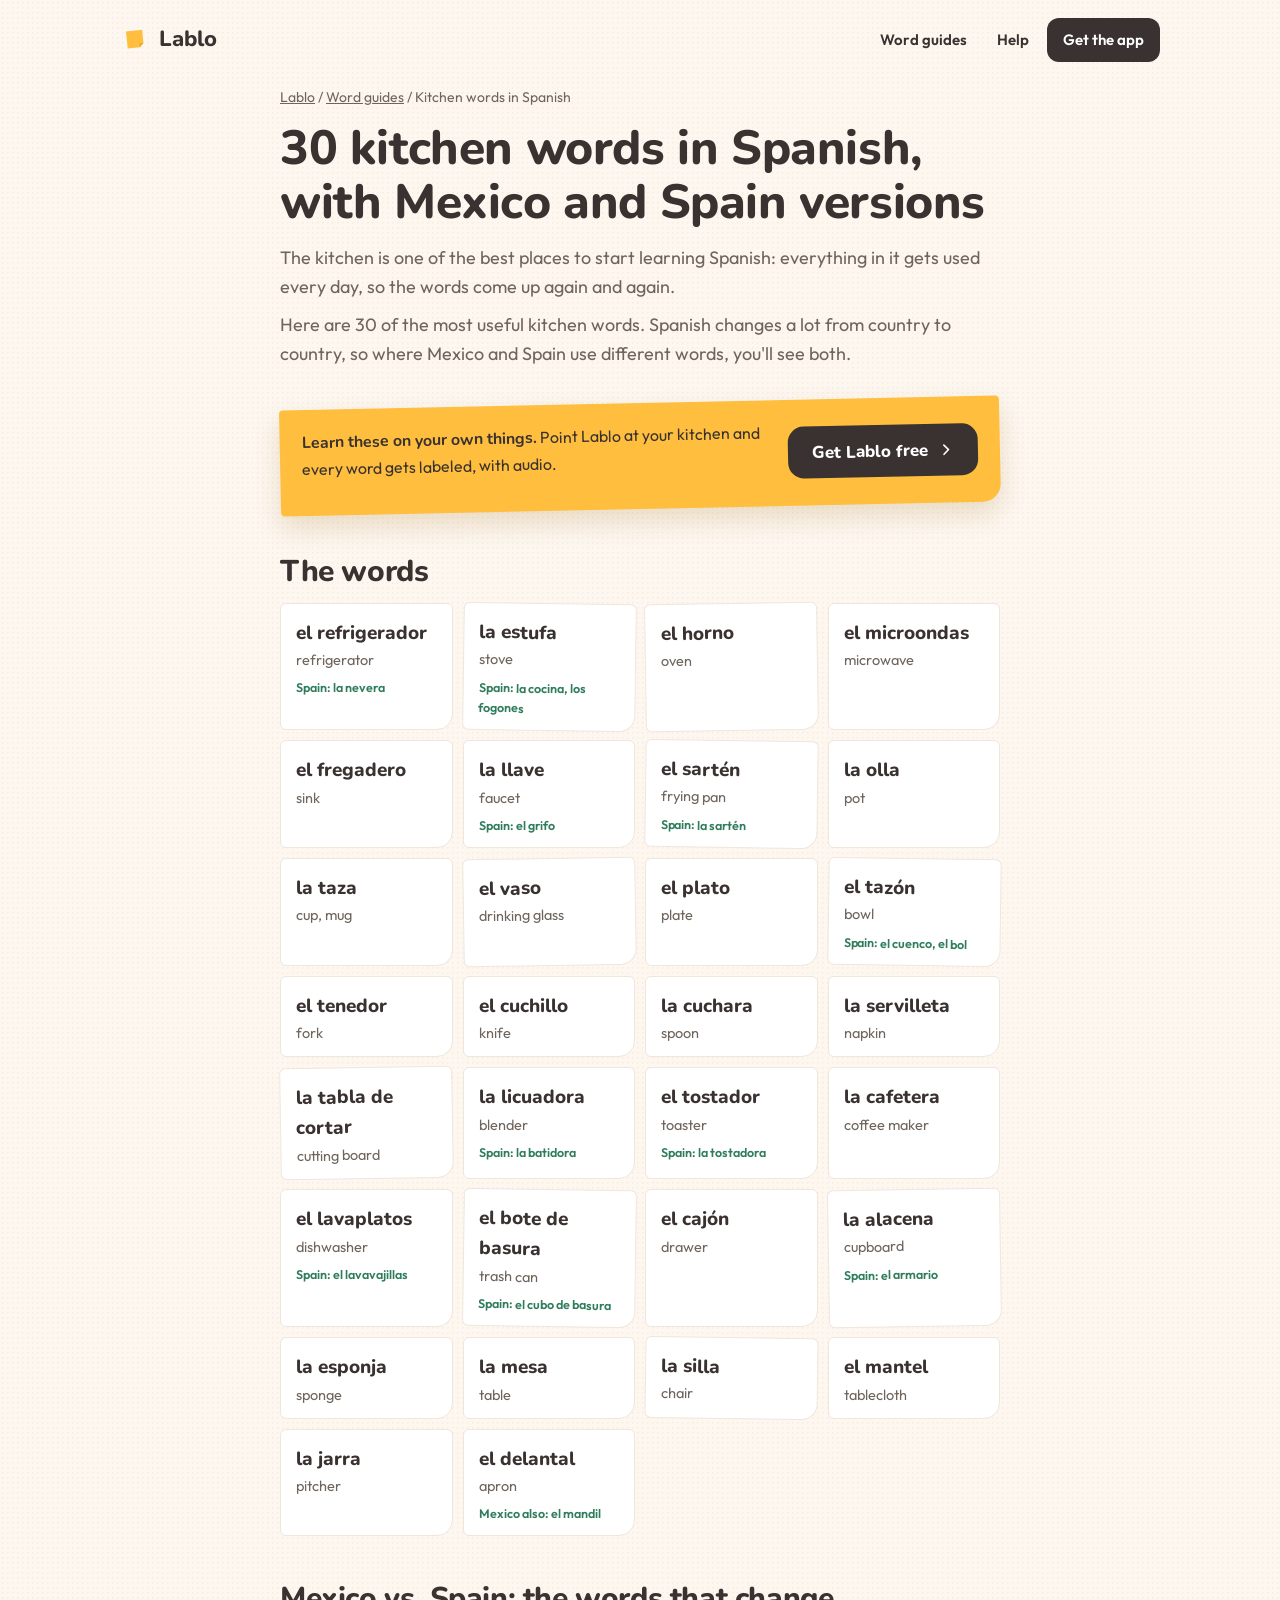
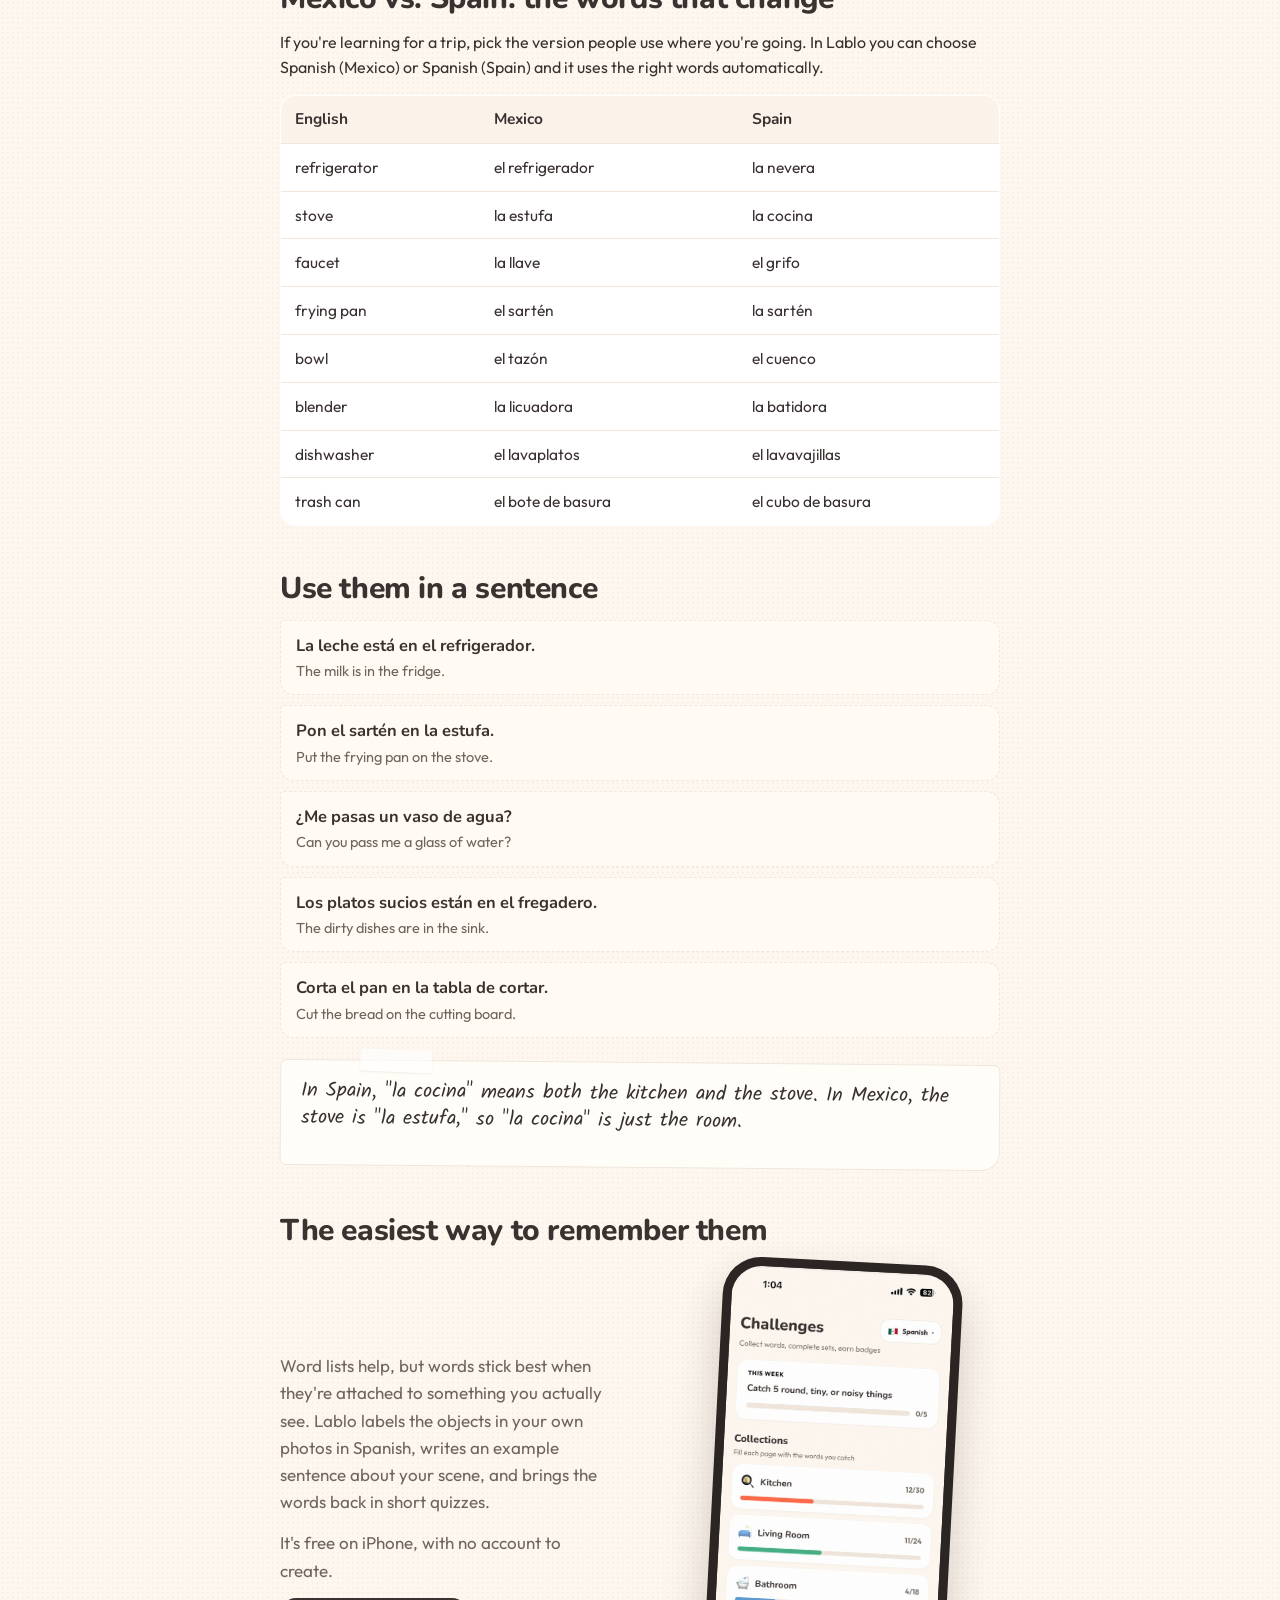
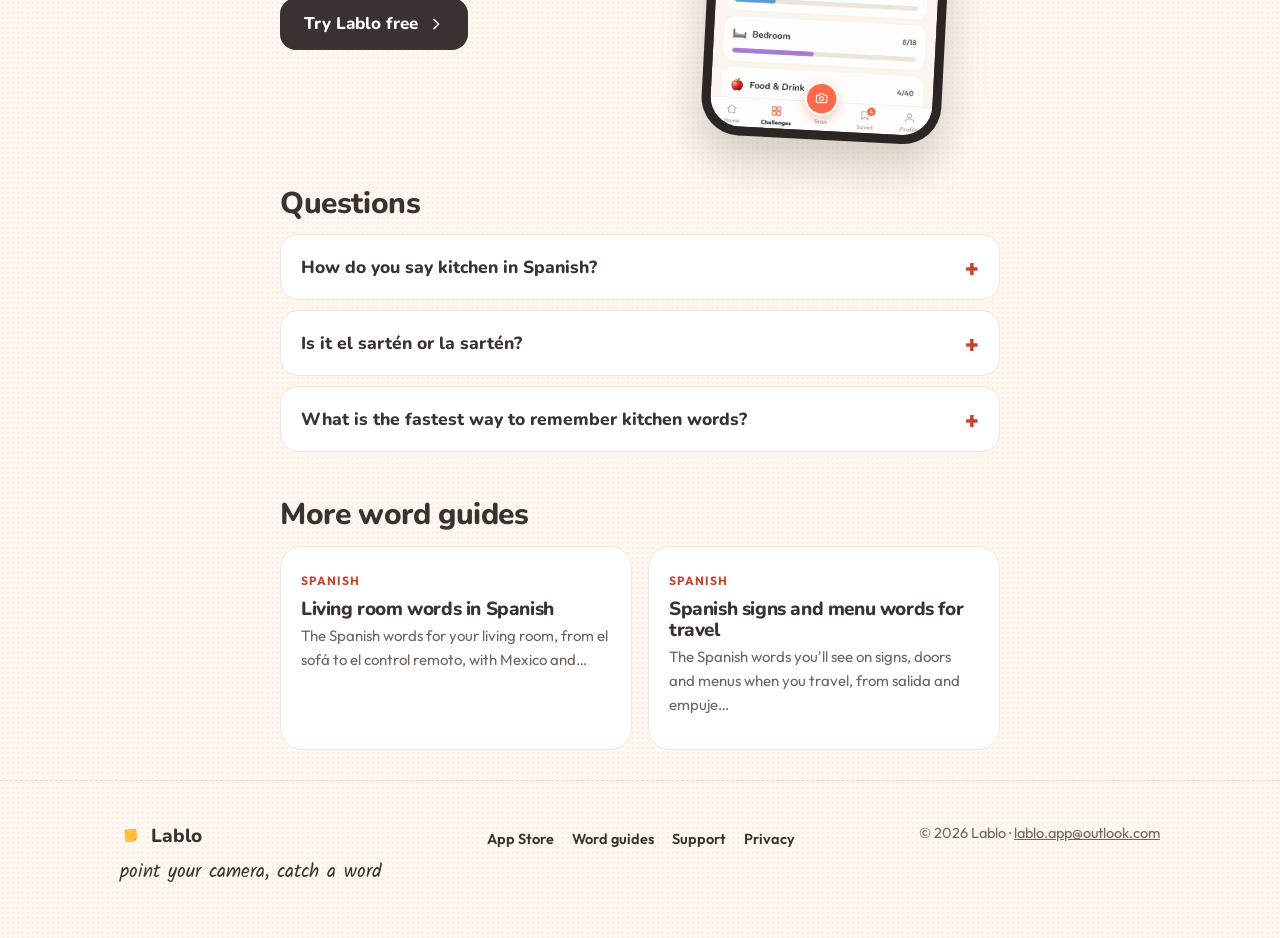
<file: spanish-kitchen-words.html>
<!DOCTYPE html>
<html lang="en">
<head>
<meta charset="UTF-8">
<meta name="viewport" content="width=device-width, initial-scale=1.0">
<title>30 Kitchen Words in Spanish (Mexico and Spain Versions) | Lablo</title>
<meta name="description" content="Learn the Spanish words for everything in your kitchen, from el refrigerador to la tabla de cortar, with the Mexico and Spain versions side by side and example sentences.">
<link rel="canonical" href="https://lablo.app/spanish-kitchen-words.html">
<meta name="apple-itunes-app" content="app-id=6800958942">
<meta name="theme-color" content="#fdf7f0">
<meta property="og:type" content="article">
<meta property="og:url" content="https://lablo.app/spanish-kitchen-words.html">
<meta property="og:title" content="30 Kitchen Words in Spanish (Mexico and Spain Versions) | Lablo">
<meta property="og:description" content="Learn the Spanish words for everything in your kitchen, from el refrigerador to la tabla de cortar, with the Mexico and Spain versions side by side and example sentences.">
<meta property="og:image" content="https://lablo.app/og-image.jpg">
<meta name="twitter:card" content="summary_large_image">
<link rel="icon" href="/favicon.svg" type="image/svg+xml">
<link rel="preconnect" href="https://fonts.googleapis.com">
<link rel="preconnect" href="https://fonts.gstatic.com" crossorigin>
<link href="https://fonts.googleapis.com/css2?family=Nunito:wght@600;700;800&family=Outfit:wght@400;500;600;700&family=Kalam&display=swap" rel="stylesheet">
<link rel="stylesheet" href="/site.css">
<script type="application/ld+json">{"@context": "https://schema.org", "@type": "FAQPage", "mainEntity": [{"@type": "Question", "name": "How do you say kitchen in Spanish?", "acceptedAnswer": {"@type": "Answer", "text": "The kitchen is \"la cocina.\" In Spain the same word is also used for the stove."}}, {"@type": "Question", "name": "Is it el sartén or la sartén?", "acceptedAnswer": {"@type": "Answer", "text": "Both are heard. Spain and standard Spanish use \"la sartén,\" while many people in Mexico and Central America say \"el sartén.\""}}, {"@type": "Question", "name": "What is the fastest way to remember kitchen words?", "acceptedAnswer": {"@type": "Answer", "text": "Learn them on the real objects. Scanning your own kitchen with Lablo labels each thing with its Spanish word, so you see the word every time you reach for it."}}]}</script>
<script type="application/ld+json">{"@context": "https://schema.org", "@type": "BreadcrumbList", "itemListElement": [{"@type": "ListItem", "position": 1, "name": "Lablo", "item": "https://lablo.app/"}, {"@type": "ListItem", "position": 2, "name": "Word guides", "item": "https://lablo.app/guides.html"}, {"@type": "ListItem", "position": 3, "name": "Kitchen words in Spanish", "item": "https://lablo.app/spanish-kitchen-words.html"}]}</script>
</head>
<body>
<a class="skip" href="#main">Skip to content</a>
<svg width="0" height="0" style="position:absolute" aria-hidden="true">
  <symbol id="d-phone" viewBox="0 0 24 24"><g fill="none" stroke="currentColor" stroke-width="2.1" stroke-linecap="round" stroke-linejoin="round"><path d="M7.2 3.2c3.2-.2 6.4-.2 9.6 0 .2 5.9.2 11.7 0 17.6-3.2.2-6.4.2-9.6 0-.2-5.9-.2-11.7 0-17.6z"/><path d="M10.6 17.8c1-.1 1.9-.1 2.8 0"/></g></symbol>
  <symbol id="d-next" viewBox="0 0 24 24"><path d="M9 5.2c2.3 2.3 4.6 4.6 6.9 6.8-2.3 2.4-4.6 4.7-6.9 7" fill="none" stroke="currentColor" stroke-width="2.4" stroke-linecap="round" stroke-linejoin="round"/></symbol>
</svg>
<header class="site-head">
  <div class="wrap">
    <a class="brand" href="/" aria-label="Lablo home"><svg width="30" height="30" viewBox="0 0 48 48" aria-hidden="true"><g transform="rotate(-6 24 24)"><path d="M11 9h26v21l-6.5 6.5H11z" fill="#ffbe3d"/><path d="M30.5 36.5v-6.5h6.5z" fill="#e5a92e"/></g></svg>Lablo</a>
    <nav class="nav" aria-label="Main">
      <a class="hide-sm" href="/guides.html">Word guides</a>
      <a class="hide-sm" href="/support.html">Help</a>
      <a class="get" href="https://apps.apple.com/us/app/lablo/id6800958942">Get the app</a>
    </nav>
  </div>
</header>

<main id="main"><div class="wrap narrow article">
<p class="crumbs"><a href="/">Lablo</a> / <a href="/guides.html">Word guides</a> / Kitchen words in Spanish</p>
<h1>30 kitchen words in Spanish, with Mexico and Spain versions</h1>
<p class="intro">The kitchen is one of the best places to start learning Spanish: everything in it gets used every day, so the words come up again and again.</p>
<p class="intro">Here are 30 of the most useful kitchen words. Spanish changes a lot from country to country, so where Mexico and Spain use different words, you&#x27;ll see both.</p>
<div class="sticky inline-cta"><p><strong>Learn these on your own things.</strong> Point Lablo at your kitchen and every word gets labeled, with audio.</p><a class="btn" href="https://apps.apple.com/us/app/lablo/id6800958942">Get Lablo free <svg width="16" height="16" aria-hidden="true"><use href="#d-next"/></svg></a></div>
<h2>The words</h2>
<div class="words">
<div class="word"><div class="t" lang="es">el refrigerador</div><div class="e">refrigerator</div><div class="r">Spain: la nevera</div></div>
<div class="word"><div class="t" lang="es">la estufa</div><div class="e">stove</div><div class="r">Spain: la cocina, los fogones</div></div>
<div class="word"><div class="t" lang="es">el horno</div><div class="e">oven</div></div>
<div class="word"><div class="t" lang="es">el microondas</div><div class="e">microwave</div></div>
<div class="word"><div class="t" lang="es">el fregadero</div><div class="e">sink</div></div>
<div class="word"><div class="t" lang="es">la llave</div><div class="e">faucet</div><div class="r">Spain: el grifo</div></div>
<div class="word"><div class="t" lang="es">el sartén</div><div class="e">frying pan</div><div class="r">Spain: la sartén</div></div>
<div class="word"><div class="t" lang="es">la olla</div><div class="e">pot</div></div>
<div class="word"><div class="t" lang="es">la taza</div><div class="e">cup, mug</div></div>
<div class="word"><div class="t" lang="es">el vaso</div><div class="e">drinking glass</div></div>
<div class="word"><div class="t" lang="es">el plato</div><div class="e">plate</div></div>
<div class="word"><div class="t" lang="es">el tazón</div><div class="e">bowl</div><div class="r">Spain: el cuenco, el bol</div></div>
<div class="word"><div class="t" lang="es">el tenedor</div><div class="e">fork</div></div>
<div class="word"><div class="t" lang="es">el cuchillo</div><div class="e">knife</div></div>
<div class="word"><div class="t" lang="es">la cuchara</div><div class="e">spoon</div></div>
<div class="word"><div class="t" lang="es">la servilleta</div><div class="e">napkin</div></div>
<div class="word"><div class="t" lang="es">la tabla de cortar</div><div class="e">cutting board</div></div>
<div class="word"><div class="t" lang="es">la licuadora</div><div class="e">blender</div><div class="r">Spain: la batidora</div></div>
<div class="word"><div class="t" lang="es">el tostador</div><div class="e">toaster</div><div class="r">Spain: la tostadora</div></div>
<div class="word"><div class="t" lang="es">la cafetera</div><div class="e">coffee maker</div></div>
<div class="word"><div class="t" lang="es">el lavaplatos</div><div class="e">dishwasher</div><div class="r">Spain: el lavavajillas</div></div>
<div class="word"><div class="t" lang="es">el bote de basura</div><div class="e">trash can</div><div class="r">Spain: el cubo de basura</div></div>
<div class="word"><div class="t" lang="es">el cajón</div><div class="e">drawer</div></div>
<div class="word"><div class="t" lang="es">la alacena</div><div class="e">cupboard</div><div class="r">Spain: el armario</div></div>
<div class="word"><div class="t" lang="es">la esponja</div><div class="e">sponge</div></div>
<div class="word"><div class="t" lang="es">la mesa</div><div class="e">table</div></div>
<div class="word"><div class="t" lang="es">la silla</div><div class="e">chair</div></div>
<div class="word"><div class="t" lang="es">el mantel</div><div class="e">tablecloth</div></div>
<div class="word"><div class="t" lang="es">la jarra</div><div class="e">pitcher</div></div>
<div class="word"><div class="t" lang="es">el delantal</div><div class="e">apron</div><div class="r">Mexico also: el mandil</div></div>
</div>
<h2>Mexico vs. Spain: the words that change</h2>
<p>If you're learning for a trip, pick the version people use where you're going. In Lablo you can choose Spanish (Mexico) or Spanish (Spain) and it uses the right words automatically.</p>
<div class="table-scroll"><table class="regional"><thead><tr><th>English</th><th>Mexico</th><th>Spain</th></tr></thead><tbody><tr><td>refrigerator</td><td lang="es">el refrigerador</td><td lang="es">la nevera</td></tr><tr><td>stove</td><td lang="es">la estufa</td><td lang="es">la cocina</td></tr><tr><td>faucet</td><td lang="es">la llave</td><td lang="es">el grifo</td></tr><tr><td>frying pan</td><td lang="es">el sartén</td><td lang="es">la sartén</td></tr><tr><td>bowl</td><td lang="es">el tazón</td><td lang="es">el cuenco</td></tr><tr><td>blender</td><td lang="es">la licuadora</td><td lang="es">la batidora</td></tr><tr><td>dishwasher</td><td lang="es">el lavaplatos</td><td lang="es">el lavavajillas</td></tr><tr><td>trash can</td><td lang="es">el bote de basura</td><td lang="es">el cubo de basura</td></tr></tbody></table></div>
<h2>Use them in a sentence</h2><ul class="examples"><li><div class="es" lang="es">La leche está en el refrigerador.</div><div class="en">The milk is in the fridge.</div></li><li><div class="es" lang="es">Pon el sartén en la estufa.</div><div class="en">Put the frying pan on the stove.</div></li><li><div class="es" lang="es">¿Me pasas un vaso de agua?</div><div class="en">Can you pass me a glass of water?</div></li><li><div class="es" lang="es">Los platos sucios están en el fregadero.</div><div class="en">The dirty dishes are in the sink.</div></li><li><div class="es" lang="es">Corta el pan en la tabla de cortar.</div><div class="en">Cut the bread on the cutting board.</div></li></ul>
<div class="tip"><span class="tape" style="left:16%"></span><p class="hand">In Spain, &quot;la cocina&quot; means both the kitchen and the stove. In Mexico, the stove is &quot;la estufa,&quot; so &quot;la cocina&quot; is just the room.</p></div>
<h2>The easiest way to remember them</h2>
<div class="feature" style="padding:0">
  <div><p>Word lists help, but words stick best when they're attached to something you actually see. Lablo labels the objects in your own photos in Spanish, writes an example sentence about your scene, and brings the words back in short quizzes.</p>
  <p>It's free on iPhone, with no account to create.</p><a class="btn" href="https://apps.apple.com/us/app/lablo/id6800958942">Try Lablo free <svg width="16" height="16" aria-hidden="true"><use href="#d-next"/></svg></a></div>
  <div class="feature-art"><div class="phone tilt-r" style="max-width:240px"><img src="/shot-4_collections.jpg" alt="Lablo collections including Kitchen progress" width="560" height="1164" loading="lazy"></div></div>
</div>
<h2>Questions</h2><div class="faq"><details><summary>How do you say kitchen in Spanish?</summary><p>The kitchen is &quot;la cocina.&quot; In Spain the same word is also used for the stove.</p></details><details><summary>Is it el sartén or la sartén?</summary><p>Both are heard. Spain and standard Spanish use &quot;la sartén,&quot; while many people in Mexico and Central America say &quot;el sartén.&quot;</p></details><details><summary>What is the fastest way to remember kitchen words?</summary><p>Learn them on the real objects. Scanning your own kitchen with Lablo labels each thing with its Spanish word, so you see the word every time you reach for it.</p></details></div>
<h2>More word guides</h2><div class="guides"><a class="card guide" href="/spanish-living-room-words.html"><span class="lang-tag">Spanish</span><h3>Living room words in Spanish</h3><p>The Spanish words for your living room, from el sofá to el control remoto, with Mexico and…</p></a><a class="card guide" href="/spanish-signs-and-menus.html"><span class="lang-tag">Spanish</span><h3>Spanish signs and menu words for travel</h3><p>The Spanish words you&#x27;ll see on signs, doors and menus when you travel, from salida and empuje…</p></a></div>
</div></main>
<footer class="site-foot">
  <div class="wrap">
    <div>
      <a class="brand" href="/" style="font-size:19px"><svg width="22" height="22" viewBox="0 0 48 48" aria-hidden="true"><g transform="rotate(-6 24 24)"><path d="M11 9h26v21l-6.5 6.5H11z" fill="#ffbe3d"/><path d="M30.5 36.5v-6.5h6.5z" fill="#e5a92e"/></g></svg>Lablo</a>
      <p class="sign" style="margin-top:6px">point your camera, catch a word</p>
    </div>
    <nav aria-label="Footer">
      <a href="https://apps.apple.com/us/app/lablo/id6800958942">App Store</a><a href="/guides.html">Word guides</a><a href="/support.html">Support</a><a href="/privacy.html">Privacy</a>
    </nav>
    <div>© 2026 Lablo · <a href="mailto:lablo.app@outlook.com" style="color:var(--muted)">lablo.app@outlook.com</a></div>
  </div>
</footer>
</body>
</html>
</file>
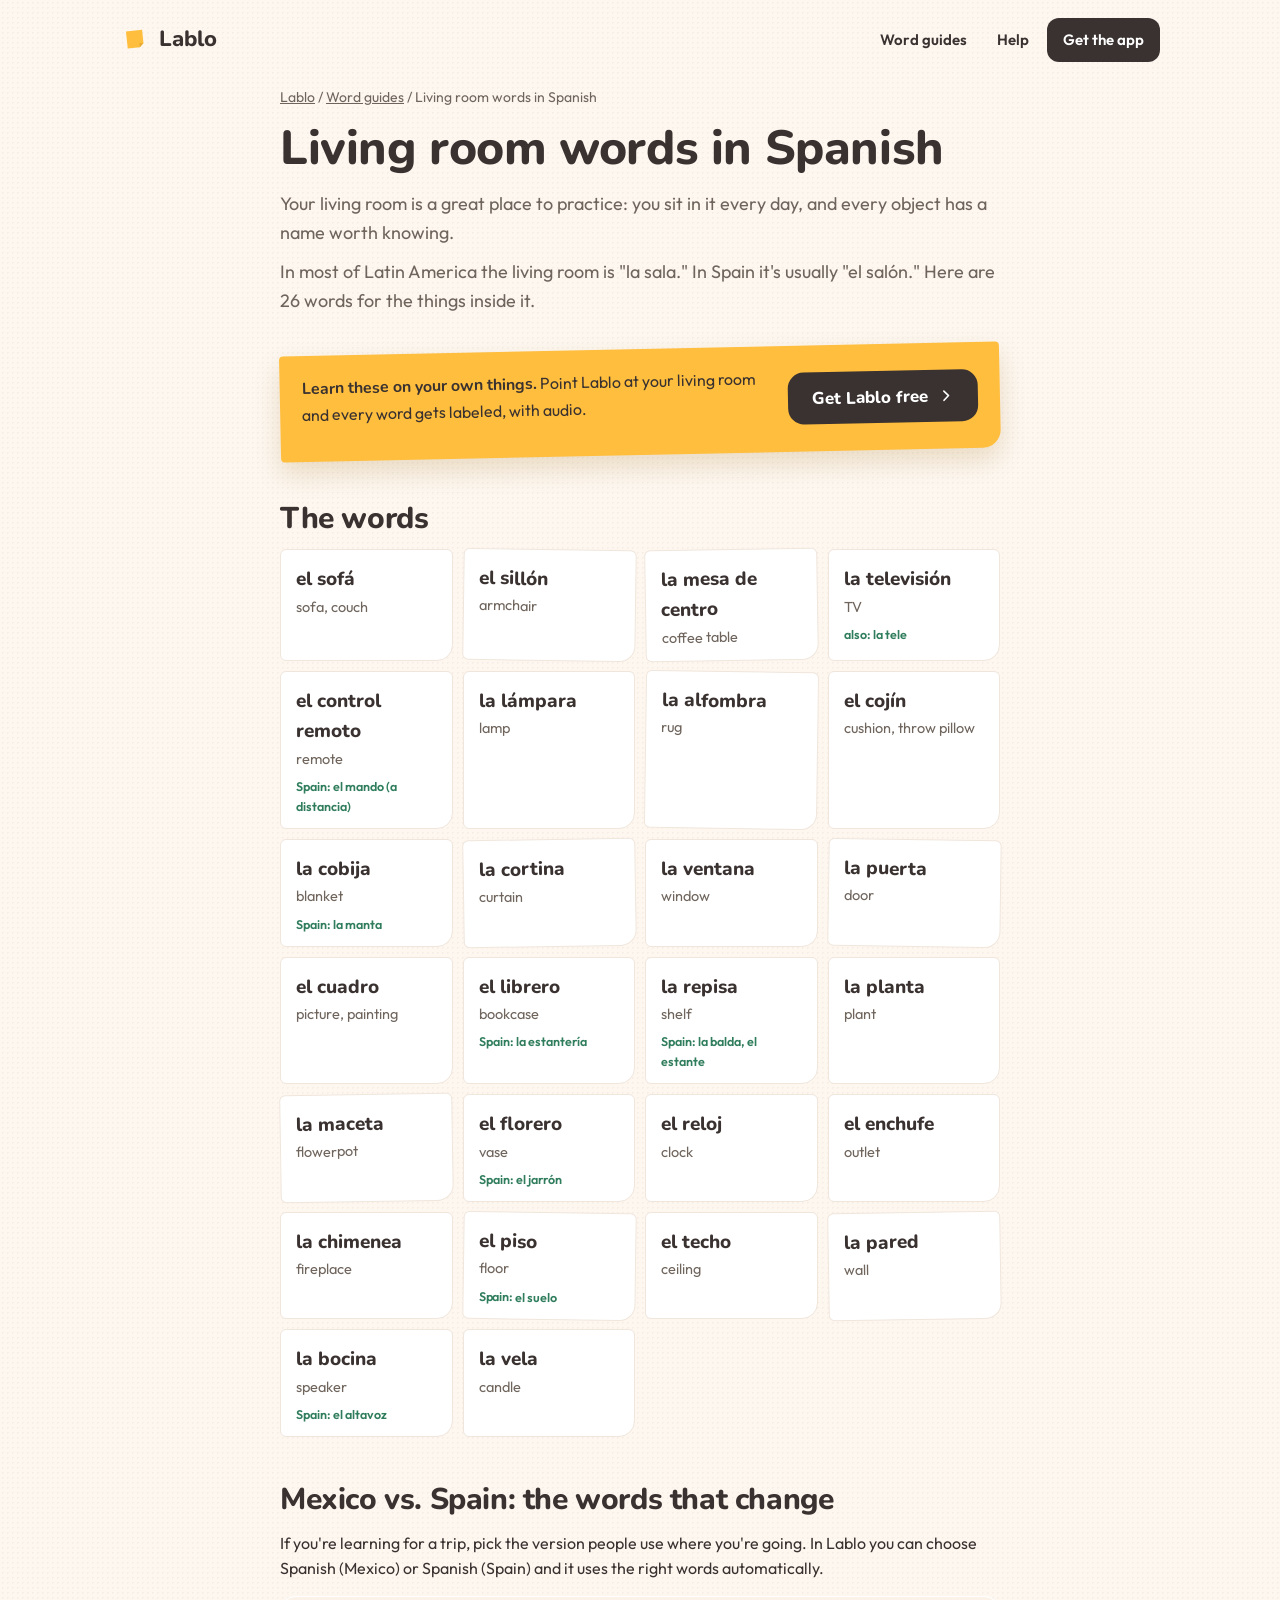
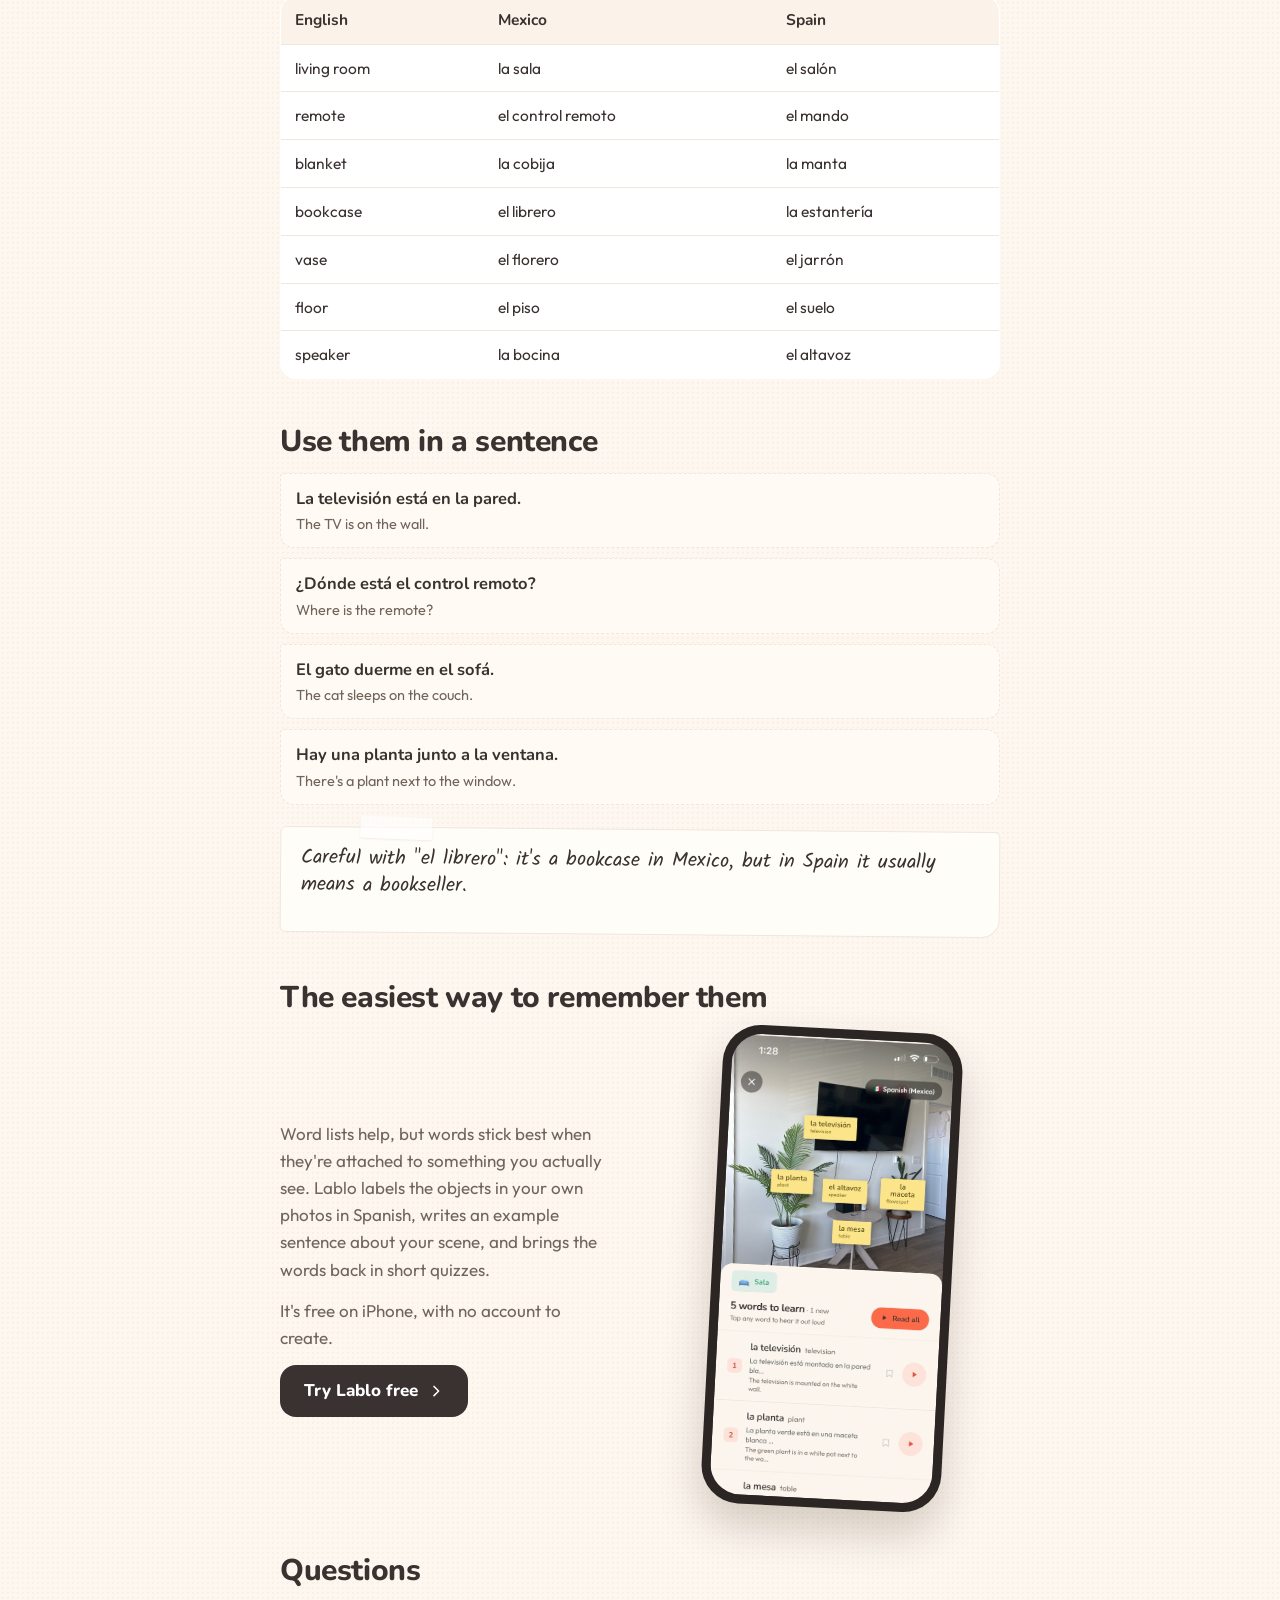
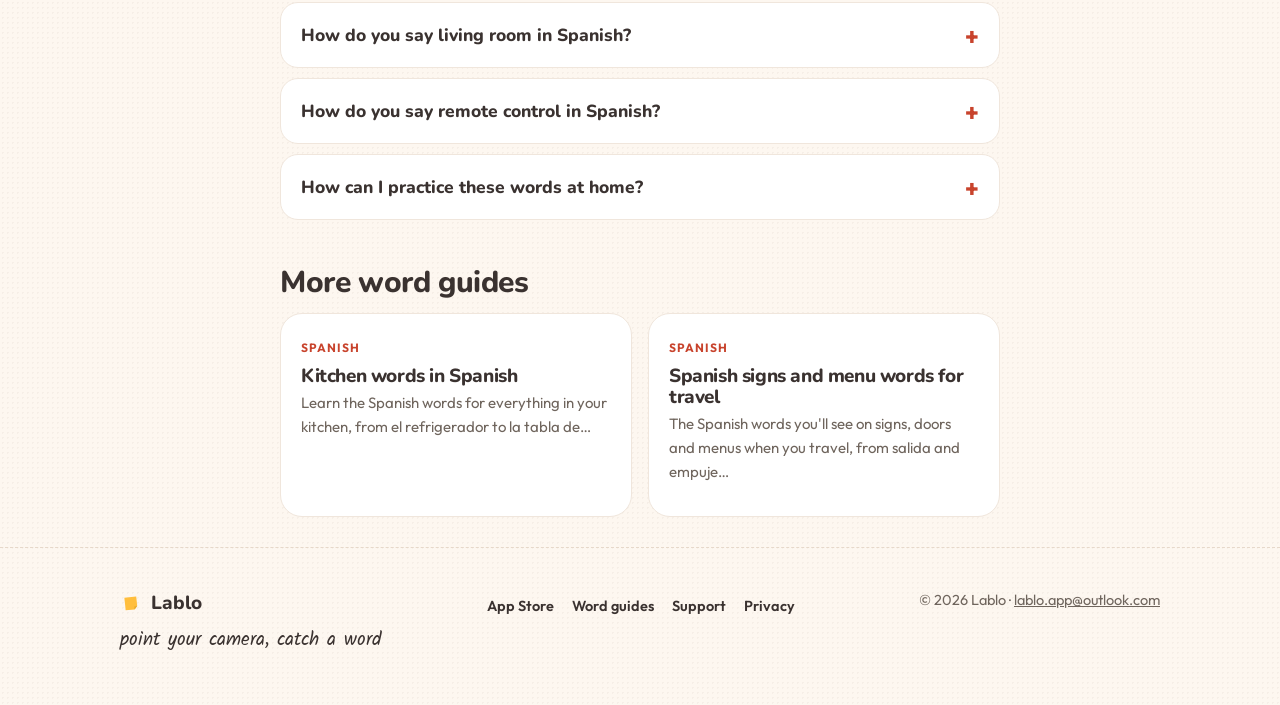
<file: spanish-living-room-words.html>
<!DOCTYPE html>
<html lang="en">
<head>
<meta charset="UTF-8">
<meta name="viewport" content="width=device-width, initial-scale=1.0">
<title>Living Room Words in Spanish: 26 Everyday Words With Examples | Lablo</title>
<meta name="description" content="The Spanish words for your living room, from el sofá to el control remoto, with Mexico and Spain differences and example sentences you can use at home.">
<link rel="canonical" href="https://lablo.app/spanish-living-room-words.html">
<meta name="apple-itunes-app" content="app-id=6800958942">
<meta name="theme-color" content="#fdf7f0">
<meta property="og:type" content="article">
<meta property="og:url" content="https://lablo.app/spanish-living-room-words.html">
<meta property="og:title" content="Living Room Words in Spanish: 26 Everyday Words With Examples | Lablo">
<meta property="og:description" content="The Spanish words for your living room, from el sofá to el control remoto, with Mexico and Spain differences and example sentences you can use at home.">
<meta property="og:image" content="https://lablo.app/og-image.jpg">
<meta name="twitter:card" content="summary_large_image">
<link rel="icon" href="/favicon.svg" type="image/svg+xml">
<link rel="preconnect" href="https://fonts.googleapis.com">
<link rel="preconnect" href="https://fonts.gstatic.com" crossorigin>
<link href="https://fonts.googleapis.com/css2?family=Nunito:wght@600;700;800&family=Outfit:wght@400;500;600;700&family=Kalam&display=swap" rel="stylesheet">
<link rel="stylesheet" href="/site.css">
<script type="application/ld+json">{"@context": "https://schema.org", "@type": "FAQPage", "mainEntity": [{"@type": "Question", "name": "How do you say living room in Spanish?", "acceptedAnswer": {"@type": "Answer", "text": "\"La sala\" in Mexico and most of Latin America, \"el salón\" in Spain."}}, {"@type": "Question", "name": "How do you say remote control in Spanish?", "acceptedAnswer": {"@type": "Answer", "text": "\"El control remoto\" in Mexico and much of Latin America. In Spain people say \"el mando\" or \"el mando a distancia.\""}}, {"@type": "Question", "name": "How can I practice these words at home?", "acceptedAnswer": {"@type": "Answer", "text": "Point Lablo at your living room. It labels the couch, the lamp, the plant and everything else in Spanish, with audio and a sentence about your room."}}]}</script>
<script type="application/ld+json">{"@context": "https://schema.org", "@type": "BreadcrumbList", "itemListElement": [{"@type": "ListItem", "position": 1, "name": "Lablo", "item": "https://lablo.app/"}, {"@type": "ListItem", "position": 2, "name": "Word guides", "item": "https://lablo.app/guides.html"}, {"@type": "ListItem", "position": 3, "name": "Living room words in Spanish", "item": "https://lablo.app/spanish-living-room-words.html"}]}</script>
</head>
<body>
<a class="skip" href="#main">Skip to content</a>
<svg width="0" height="0" style="position:absolute" aria-hidden="true">
  <symbol id="d-phone" viewBox="0 0 24 24"><g fill="none" stroke="currentColor" stroke-width="2.1" stroke-linecap="round" stroke-linejoin="round"><path d="M7.2 3.2c3.2-.2 6.4-.2 9.6 0 .2 5.9.2 11.7 0 17.6-3.2.2-6.4.2-9.6 0-.2-5.9-.2-11.7 0-17.6z"/><path d="M10.6 17.8c1-.1 1.9-.1 2.8 0"/></g></symbol>
  <symbol id="d-next" viewBox="0 0 24 24"><path d="M9 5.2c2.3 2.3 4.6 4.6 6.9 6.8-2.3 2.4-4.6 4.7-6.9 7" fill="none" stroke="currentColor" stroke-width="2.4" stroke-linecap="round" stroke-linejoin="round"/></symbol>
</svg>
<header class="site-head">
  <div class="wrap">
    <a class="brand" href="/" aria-label="Lablo home"><svg width="30" height="30" viewBox="0 0 48 48" aria-hidden="true"><g transform="rotate(-6 24 24)"><path d="M11 9h26v21l-6.5 6.5H11z" fill="#ffbe3d"/><path d="M30.5 36.5v-6.5h6.5z" fill="#e5a92e"/></g></svg>Lablo</a>
    <nav class="nav" aria-label="Main">
      <a class="hide-sm" href="/guides.html">Word guides</a>
      <a class="hide-sm" href="/support.html">Help</a>
      <a class="get" href="https://apps.apple.com/us/app/lablo/id6800958942">Get the app</a>
    </nav>
  </div>
</header>

<main id="main"><div class="wrap narrow article">
<p class="crumbs"><a href="/">Lablo</a> / <a href="/guides.html">Word guides</a> / Living room words in Spanish</p>
<h1>Living room words in Spanish</h1>
<p class="intro">Your living room is a great place to practice: you sit in it every day, and every object has a name worth knowing.</p>
<p class="intro">In most of Latin America the living room is &quot;la sala.&quot; In Spain it&#x27;s usually &quot;el salón.&quot; Here are 26 words for the things inside it.</p>
<div class="sticky inline-cta"><p><strong>Learn these on your own things.</strong> Point Lablo at your living room and every word gets labeled, with audio.</p><a class="btn" href="https://apps.apple.com/us/app/lablo/id6800958942">Get Lablo free <svg width="16" height="16" aria-hidden="true"><use href="#d-next"/></svg></a></div>
<h2>The words</h2>
<div class="words">
<div class="word"><div class="t" lang="es">el sofá</div><div class="e">sofa, couch</div></div>
<div class="word"><div class="t" lang="es">el sillón</div><div class="e">armchair</div></div>
<div class="word"><div class="t" lang="es">la mesa de centro</div><div class="e">coffee table</div></div>
<div class="word"><div class="t" lang="es">la televisión</div><div class="e">TV</div><div class="r">also: la tele</div></div>
<div class="word"><div class="t" lang="es">el control remoto</div><div class="e">remote</div><div class="r">Spain: el mando (a distancia)</div></div>
<div class="word"><div class="t" lang="es">la lámpara</div><div class="e">lamp</div></div>
<div class="word"><div class="t" lang="es">la alfombra</div><div class="e">rug</div></div>
<div class="word"><div class="t" lang="es">el cojín</div><div class="e">cushion, throw pillow</div></div>
<div class="word"><div class="t" lang="es">la cobija</div><div class="e">blanket</div><div class="r">Spain: la manta</div></div>
<div class="word"><div class="t" lang="es">la cortina</div><div class="e">curtain</div></div>
<div class="word"><div class="t" lang="es">la ventana</div><div class="e">window</div></div>
<div class="word"><div class="t" lang="es">la puerta</div><div class="e">door</div></div>
<div class="word"><div class="t" lang="es">el cuadro</div><div class="e">picture, painting</div></div>
<div class="word"><div class="t" lang="es">el librero</div><div class="e">bookcase</div><div class="r">Spain: la estantería</div></div>
<div class="word"><div class="t" lang="es">la repisa</div><div class="e">shelf</div><div class="r">Spain: la balda, el estante</div></div>
<div class="word"><div class="t" lang="es">la planta</div><div class="e">plant</div></div>
<div class="word"><div class="t" lang="es">la maceta</div><div class="e">flowerpot</div></div>
<div class="word"><div class="t" lang="es">el florero</div><div class="e">vase</div><div class="r">Spain: el jarrón</div></div>
<div class="word"><div class="t" lang="es">el reloj</div><div class="e">clock</div></div>
<div class="word"><div class="t" lang="es">el enchufe</div><div class="e">outlet</div></div>
<div class="word"><div class="t" lang="es">la chimenea</div><div class="e">fireplace</div></div>
<div class="word"><div class="t" lang="es">el piso</div><div class="e">floor</div><div class="r">Spain: el suelo</div></div>
<div class="word"><div class="t" lang="es">el techo</div><div class="e">ceiling</div></div>
<div class="word"><div class="t" lang="es">la pared</div><div class="e">wall</div></div>
<div class="word"><div class="t" lang="es">la bocina</div><div class="e">speaker</div><div class="r">Spain: el altavoz</div></div>
<div class="word"><div class="t" lang="es">la vela</div><div class="e">candle</div></div>
</div>
<h2>Mexico vs. Spain: the words that change</h2>
<p>If you're learning for a trip, pick the version people use where you're going. In Lablo you can choose Spanish (Mexico) or Spanish (Spain) and it uses the right words automatically.</p>
<div class="table-scroll"><table class="regional"><thead><tr><th>English</th><th>Mexico</th><th>Spain</th></tr></thead><tbody><tr><td>living room</td><td lang="es">la sala</td><td lang="es">el salón</td></tr><tr><td>remote</td><td lang="es">el control remoto</td><td lang="es">el mando</td></tr><tr><td>blanket</td><td lang="es">la cobija</td><td lang="es">la manta</td></tr><tr><td>bookcase</td><td lang="es">el librero</td><td lang="es">la estantería</td></tr><tr><td>vase</td><td lang="es">el florero</td><td lang="es">el jarrón</td></tr><tr><td>floor</td><td lang="es">el piso</td><td lang="es">el suelo</td></tr><tr><td>speaker</td><td lang="es">la bocina</td><td lang="es">el altavoz</td></tr></tbody></table></div>
<h2>Use them in a sentence</h2><ul class="examples"><li><div class="es" lang="es">La televisión está en la pared.</div><div class="en">The TV is on the wall.</div></li><li><div class="es" lang="es">¿Dónde está el control remoto?</div><div class="en">Where is the remote?</div></li><li><div class="es" lang="es">El gato duerme en el sofá.</div><div class="en">The cat sleeps on the couch.</div></li><li><div class="es" lang="es">Hay una planta junto a la ventana.</div><div class="en">There&#x27;s a plant next to the window.</div></li></ul>
<div class="tip"><span class="tape" style="left:16%"></span><p class="hand">Careful with &quot;el librero&quot;: it&#x27;s a bookcase in Mexico, but in Spain it usually means a bookseller.</p></div>
<h2>The easiest way to remember them</h2>
<div class="feature" style="padding:0">
  <div><p>Word lists help, but words stick best when they're attached to something you actually see. Lablo labels the objects in your own photos in Spanish, writes an example sentence about your scene, and brings the words back in short quizzes.</p>
  <p>It's free on iPhone, with no account to create.</p><a class="btn" href="https://apps.apple.com/us/app/lablo/id6800958942">Try Lablo free <svg width="16" height="16" aria-hidden="true"><use href="#d-next"/></svg></a></div>
  <div class="feature-art"><div class="phone tilt-r" style="max-width:240px"><img src="/shot-1_hero.jpg" alt="Lablo labeling a living room in Spanish" width="560" height="1164" loading="lazy"></div></div>
</div>
<h2>Questions</h2><div class="faq"><details><summary>How do you say living room in Spanish?</summary><p>&quot;La sala&quot; in Mexico and most of Latin America, &quot;el salón&quot; in Spain.</p></details><details><summary>How do you say remote control in Spanish?</summary><p>&quot;El control remoto&quot; in Mexico and much of Latin America. In Spain people say &quot;el mando&quot; or &quot;el mando a distancia.&quot;</p></details><details><summary>How can I practice these words at home?</summary><p>Point Lablo at your living room. It labels the couch, the lamp, the plant and everything else in Spanish, with audio and a sentence about your room.</p></details></div>
<h2>More word guides</h2><div class="guides"><a class="card guide" href="/spanish-kitchen-words.html"><span class="lang-tag">Spanish</span><h3>Kitchen words in Spanish</h3><p>Learn the Spanish words for everything in your kitchen, from el refrigerador to la tabla de…</p></a><a class="card guide" href="/spanish-signs-and-menus.html"><span class="lang-tag">Spanish</span><h3>Spanish signs and menu words for travel</h3><p>The Spanish words you&#x27;ll see on signs, doors and menus when you travel, from salida and empuje…</p></a></div>
</div></main>
<footer class="site-foot">
  <div class="wrap">
    <div>
      <a class="brand" href="/" style="font-size:19px"><svg width="22" height="22" viewBox="0 0 48 48" aria-hidden="true"><g transform="rotate(-6 24 24)"><path d="M11 9h26v21l-6.5 6.5H11z" fill="#ffbe3d"/><path d="M30.5 36.5v-6.5h6.5z" fill="#e5a92e"/></g></svg>Lablo</a>
      <p class="sign" style="margin-top:6px">point your camera, catch a word</p>
    </div>
    <nav aria-label="Footer">
      <a href="https://apps.apple.com/us/app/lablo/id6800958942">App Store</a><a href="/guides.html">Word guides</a><a href="/support.html">Support</a><a href="/privacy.html">Privacy</a>
    </nav>
    <div>© 2026 Lablo · <a href="mailto:lablo.app@outlook.com" style="color:var(--muted)">lablo.app@outlook.com</a></div>
  </div>
</footer>
</body>
</html>
</file>
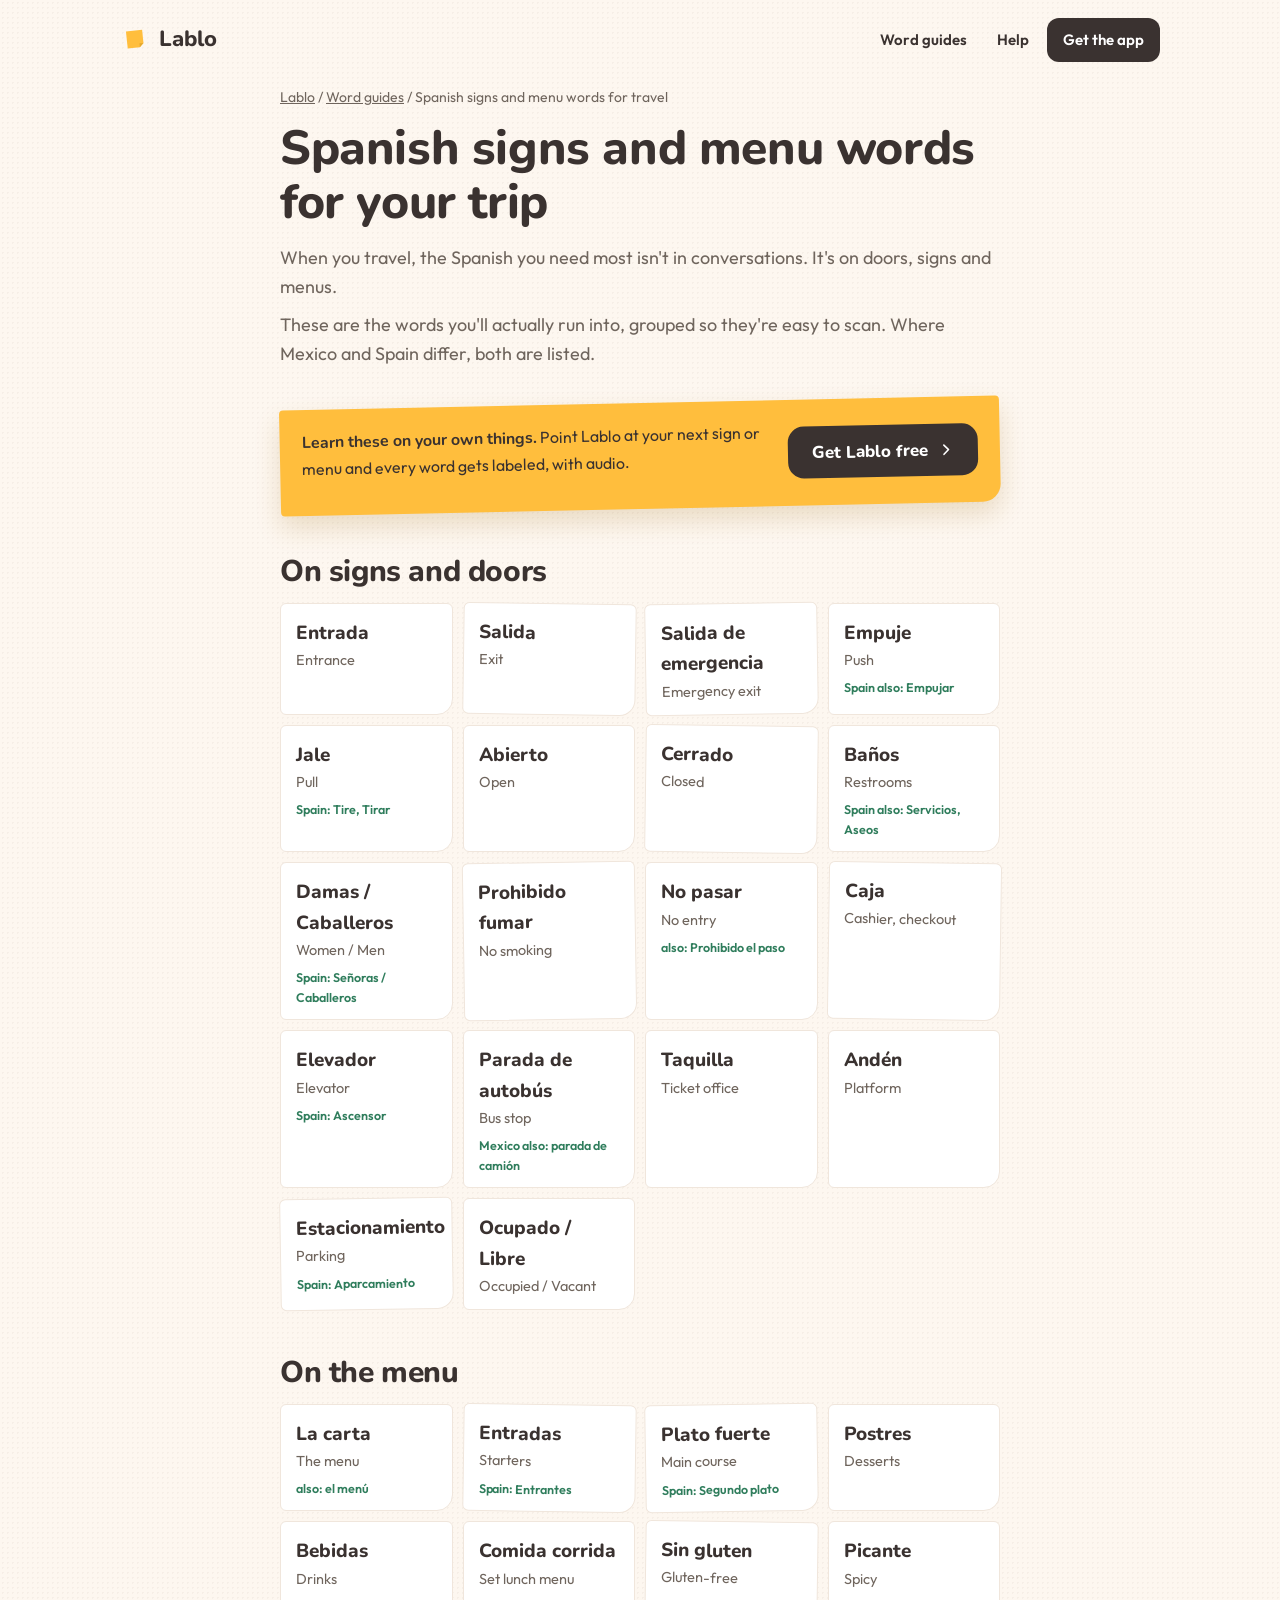
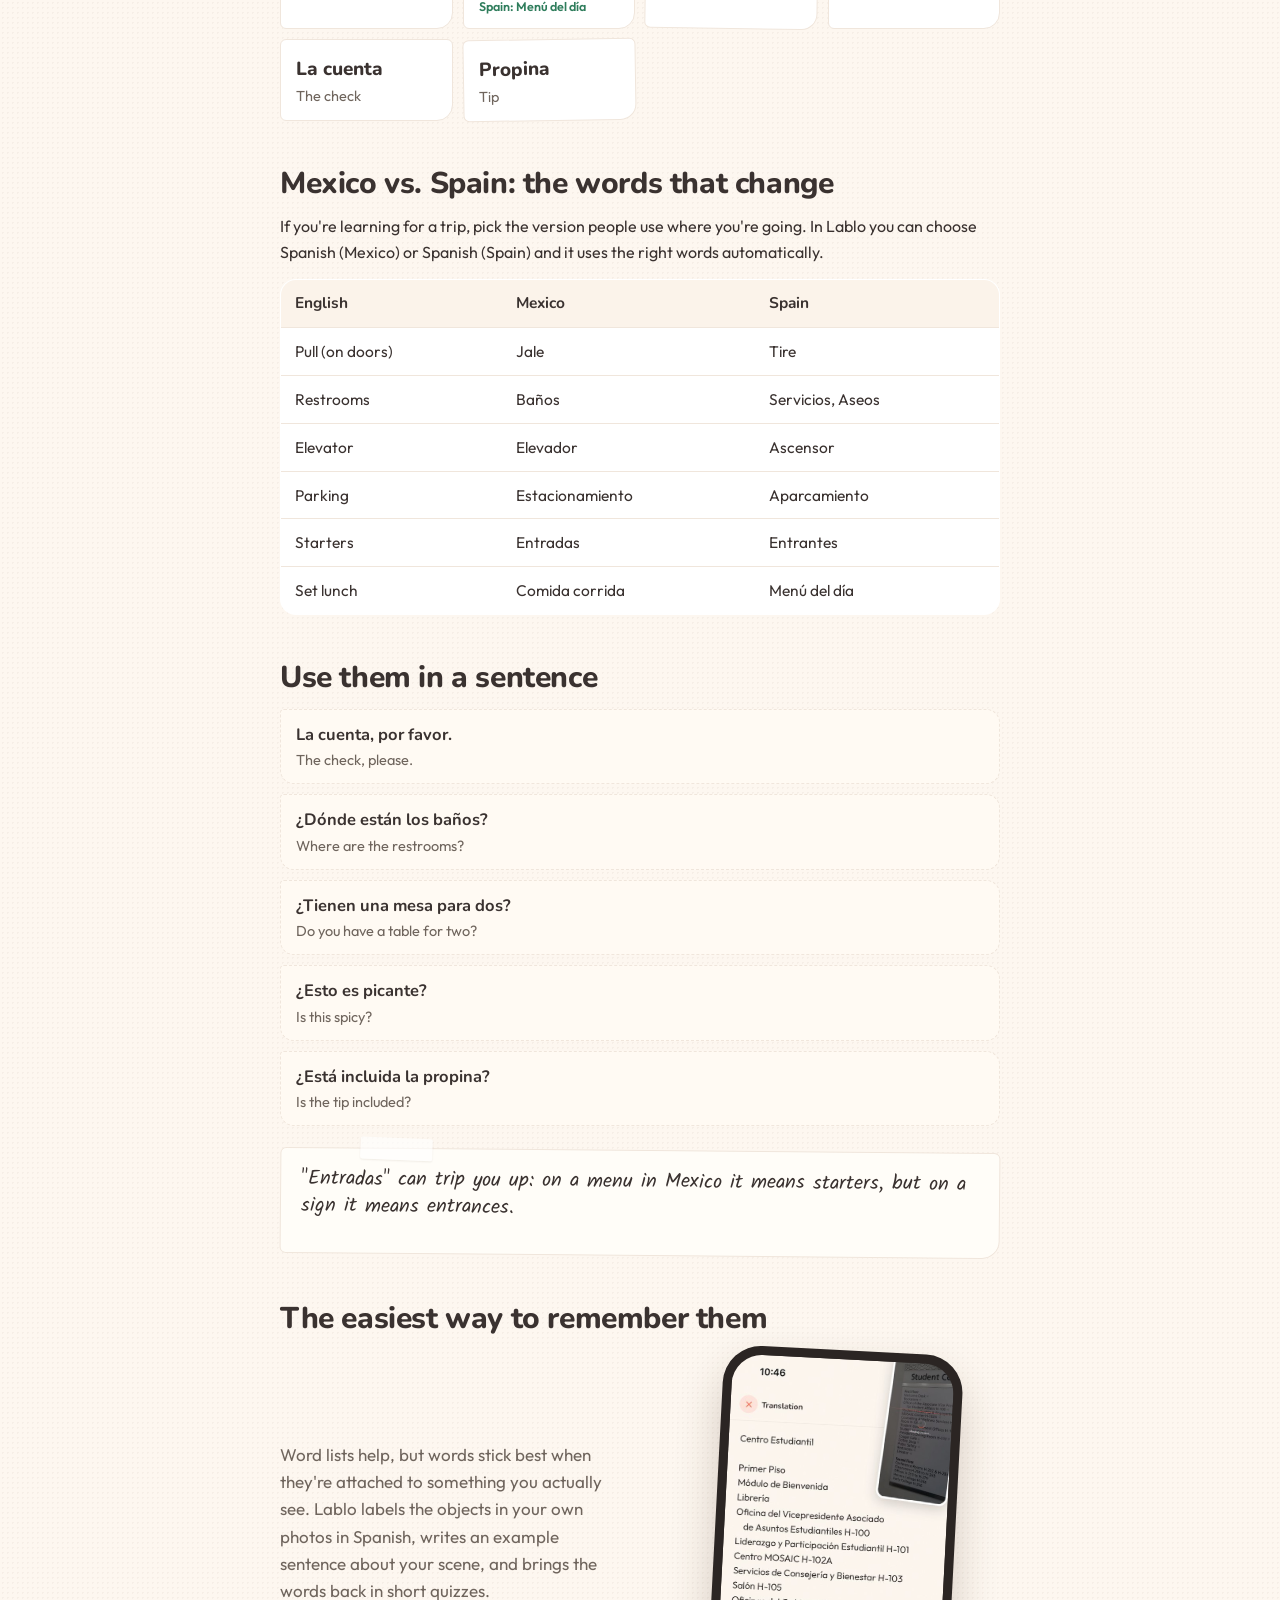
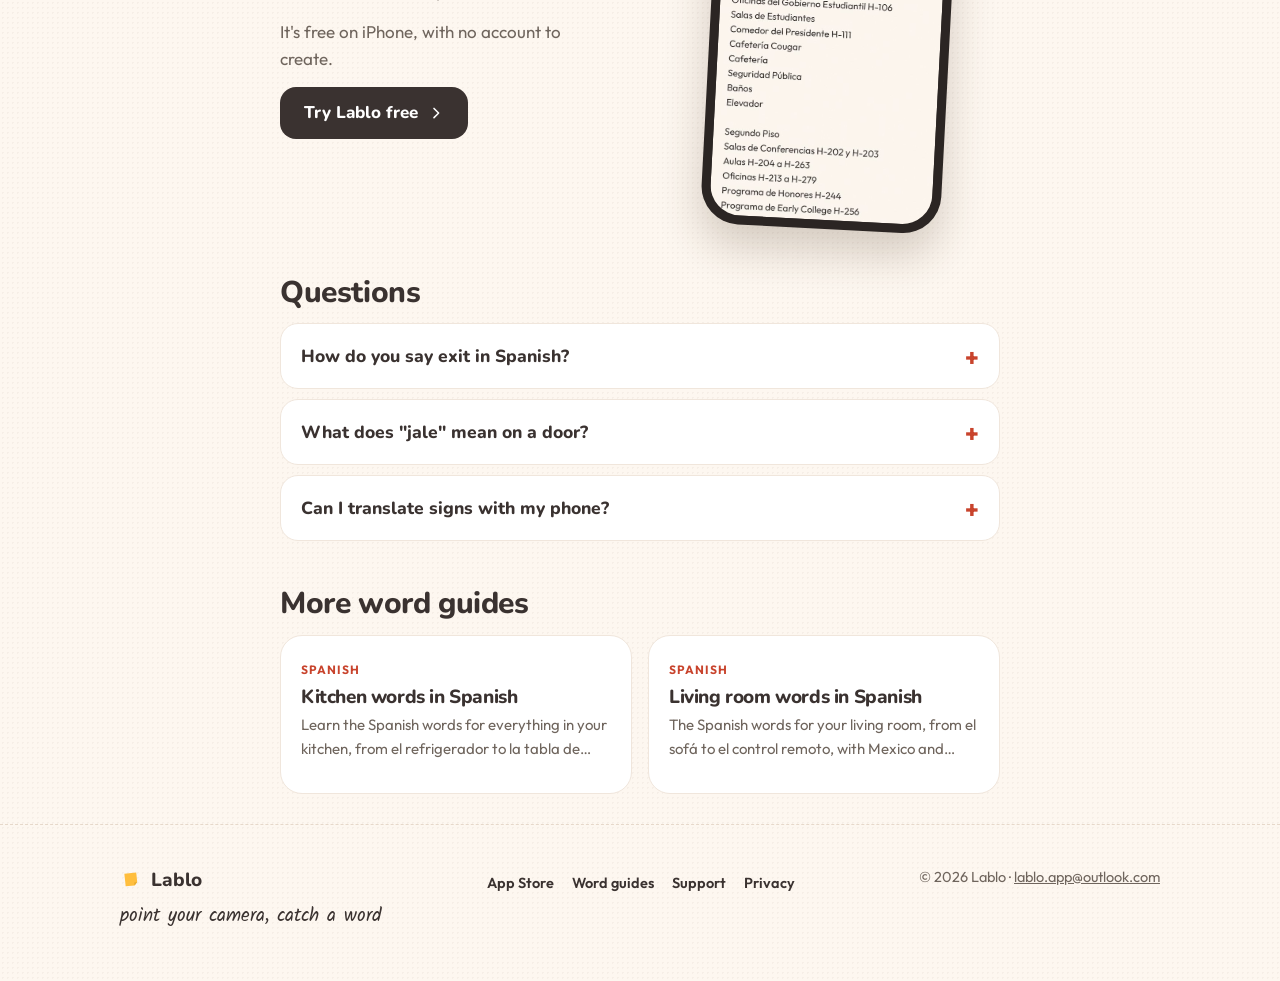
<file: spanish-signs-and-menus.html>
<!DOCTYPE html>
<html lang="en">
<head>
<meta charset="UTF-8">
<meta name="viewport" content="width=device-width, initial-scale=1.0">
<title>Spanish Signs and Menu Words for Travel (Mexico and Spain) | Lablo</title>
<meta name="description" content="The Spanish words you&#x27;ll see on signs, doors and menus when you travel, from salida and empuje to la cuenta, with the Mexico and Spain versions.">
<link rel="canonical" href="https://lablo.app/spanish-signs-and-menus.html">
<meta name="apple-itunes-app" content="app-id=6800958942">
<meta name="theme-color" content="#fdf7f0">
<meta property="og:type" content="article">
<meta property="og:url" content="https://lablo.app/spanish-signs-and-menus.html">
<meta property="og:title" content="Spanish Signs and Menu Words for Travel (Mexico and Spain) | Lablo">
<meta property="og:description" content="The Spanish words you&#x27;ll see on signs, doors and menus when you travel, from salida and empuje to la cuenta, with the Mexico and Spain versions.">
<meta property="og:image" content="https://lablo.app/og-image.jpg">
<meta name="twitter:card" content="summary_large_image">
<link rel="icon" href="/favicon.svg" type="image/svg+xml">
<link rel="preconnect" href="https://fonts.googleapis.com">
<link rel="preconnect" href="https://fonts.gstatic.com" crossorigin>
<link href="https://fonts.googleapis.com/css2?family=Nunito:wght@600;700;800&family=Outfit:wght@400;500;600;700&family=Kalam&display=swap" rel="stylesheet">
<link rel="stylesheet" href="/site.css">
<script type="application/ld+json">{"@context": "https://schema.org", "@type": "FAQPage", "mainEntity": [{"@type": "Question", "name": "How do you say exit in Spanish?", "acceptedAnswer": {"@type": "Answer", "text": "\"Salida.\" You'll also see \"Salida de emergencia\" for an emergency exit."}}, {"@type": "Question", "name": "What does \"jale\" mean on a door?", "acceptedAnswer": {"@type": "Answer", "text": "\"Jale\" means pull, and it's used in Mexico. In Spain the door will usually say \"Tire\" or \"Tirar.\" \"Empuje\" means push."}}, {"@type": "Question", "name": "Can I translate signs with my phone?", "acceptedAnswer": {"@type": "Answer", "text": "Yes. Lablo's Text mode reads the sign or menu in your photo and translates it, so you can learn the words while you figure out where you're going."}}]}</script>
<script type="application/ld+json">{"@context": "https://schema.org", "@type": "BreadcrumbList", "itemListElement": [{"@type": "ListItem", "position": 1, "name": "Lablo", "item": "https://lablo.app/"}, {"@type": "ListItem", "position": 2, "name": "Word guides", "item": "https://lablo.app/guides.html"}, {"@type": "ListItem", "position": 3, "name": "Spanish signs and menu words for travel", "item": "https://lablo.app/spanish-signs-and-menus.html"}]}</script>
</head>
<body>
<a class="skip" href="#main">Skip to content</a>
<svg width="0" height="0" style="position:absolute" aria-hidden="true">
  <symbol id="d-phone" viewBox="0 0 24 24"><g fill="none" stroke="currentColor" stroke-width="2.1" stroke-linecap="round" stroke-linejoin="round"><path d="M7.2 3.2c3.2-.2 6.4-.2 9.6 0 .2 5.9.2 11.7 0 17.6-3.2.2-6.4.2-9.6 0-.2-5.9-.2-11.7 0-17.6z"/><path d="M10.6 17.8c1-.1 1.9-.1 2.8 0"/></g></symbol>
  <symbol id="d-next" viewBox="0 0 24 24"><path d="M9 5.2c2.3 2.3 4.6 4.6 6.9 6.8-2.3 2.4-4.6 4.7-6.9 7" fill="none" stroke="currentColor" stroke-width="2.4" stroke-linecap="round" stroke-linejoin="round"/></symbol>
</svg>
<header class="site-head">
  <div class="wrap">
    <a class="brand" href="/" aria-label="Lablo home"><svg width="30" height="30" viewBox="0 0 48 48" aria-hidden="true"><g transform="rotate(-6 24 24)"><path d="M11 9h26v21l-6.5 6.5H11z" fill="#ffbe3d"/><path d="M30.5 36.5v-6.5h6.5z" fill="#e5a92e"/></g></svg>Lablo</a>
    <nav class="nav" aria-label="Main">
      <a class="hide-sm" href="/guides.html">Word guides</a>
      <a class="hide-sm" href="/support.html">Help</a>
      <a class="get" href="https://apps.apple.com/us/app/lablo/id6800958942">Get the app</a>
    </nav>
  </div>
</header>

<main id="main"><div class="wrap narrow article">
<p class="crumbs"><a href="/">Lablo</a> / <a href="/guides.html">Word guides</a> / Spanish signs and menu words for travel</p>
<h1>Spanish signs and menu words for your trip</h1>
<p class="intro">When you travel, the Spanish you need most isn&#x27;t in conversations. It&#x27;s on doors, signs and menus.</p>
<p class="intro">These are the words you&#x27;ll actually run into, grouped so they&#x27;re easy to scan. Where Mexico and Spain differ, both are listed.</p>
<div class="sticky inline-cta"><p><strong>Learn these on your own things.</strong> Point Lablo at your next sign or menu and every word gets labeled, with audio.</p><a class="btn" href="https://apps.apple.com/us/app/lablo/id6800958942">Get Lablo free <svg width="16" height="16" aria-hidden="true"><use href="#d-next"/></svg></a></div>
<h2>On signs and doors</h2>
<div class="words">
<div class="word"><div class="t" lang="es">Entrada</div><div class="e">Entrance</div></div>
<div class="word"><div class="t" lang="es">Salida</div><div class="e">Exit</div></div>
<div class="word"><div class="t" lang="es">Salida de emergencia</div><div class="e">Emergency exit</div></div>
<div class="word"><div class="t" lang="es">Empuje</div><div class="e">Push</div><div class="r">Spain also: Empujar</div></div>
<div class="word"><div class="t" lang="es">Jale</div><div class="e">Pull</div><div class="r">Spain: Tire, Tirar</div></div>
<div class="word"><div class="t" lang="es">Abierto</div><div class="e">Open</div></div>
<div class="word"><div class="t" lang="es">Cerrado</div><div class="e">Closed</div></div>
<div class="word"><div class="t" lang="es">Baños</div><div class="e">Restrooms</div><div class="r">Spain also: Servicios, Aseos</div></div>
<div class="word"><div class="t" lang="es">Damas / Caballeros</div><div class="e">Women / Men</div><div class="r">Spain: Señoras / Caballeros</div></div>
<div class="word"><div class="t" lang="es">Prohibido fumar</div><div class="e">No smoking</div></div>
<div class="word"><div class="t" lang="es">No pasar</div><div class="e">No entry</div><div class="r">also: Prohibido el paso</div></div>
<div class="word"><div class="t" lang="es">Caja</div><div class="e">Cashier, checkout</div></div>
<div class="word"><div class="t" lang="es">Elevador</div><div class="e">Elevator</div><div class="r">Spain: Ascensor</div></div>
<div class="word"><div class="t" lang="es">Parada de autobús</div><div class="e">Bus stop</div><div class="r">Mexico also: parada de camión</div></div>
<div class="word"><div class="t" lang="es">Taquilla</div><div class="e">Ticket office</div></div>
<div class="word"><div class="t" lang="es">Andén</div><div class="e">Platform</div></div>
<div class="word"><div class="t" lang="es">Estacionamiento</div><div class="e">Parking</div><div class="r">Spain: Aparcamiento</div></div>
<div class="word"><div class="t" lang="es">Ocupado / Libre</div><div class="e">Occupied / Vacant</div></div>
</div>
<h2>On the menu</h2>
<div class="words">
<div class="word"><div class="t" lang="es">La carta</div><div class="e">The menu</div><div class="r">also: el menú</div></div>
<div class="word"><div class="t" lang="es">Entradas</div><div class="e">Starters</div><div class="r">Spain: Entrantes</div></div>
<div class="word"><div class="t" lang="es">Plato fuerte</div><div class="e">Main course</div><div class="r">Spain: Segundo plato</div></div>
<div class="word"><div class="t" lang="es">Postres</div><div class="e">Desserts</div></div>
<div class="word"><div class="t" lang="es">Bebidas</div><div class="e">Drinks</div></div>
<div class="word"><div class="t" lang="es">Comida corrida</div><div class="e">Set lunch menu</div><div class="r">Spain: Menú del día</div></div>
<div class="word"><div class="t" lang="es">Sin gluten</div><div class="e">Gluten-free</div></div>
<div class="word"><div class="t" lang="es">Picante</div><div class="e">Spicy</div></div>
<div class="word"><div class="t" lang="es">La cuenta</div><div class="e">The check</div></div>
<div class="word"><div class="t" lang="es">Propina</div><div class="e">Tip</div></div>
</div>
<h2>Mexico vs. Spain: the words that change</h2>
<p>If you're learning for a trip, pick the version people use where you're going. In Lablo you can choose Spanish (Mexico) or Spanish (Spain) and it uses the right words automatically.</p>
<div class="table-scroll"><table class="regional"><thead><tr><th>English</th><th>Mexico</th><th>Spain</th></tr></thead><tbody><tr><td>Pull (on doors)</td><td lang="es">Jale</td><td lang="es">Tire</td></tr><tr><td>Restrooms</td><td lang="es">Baños</td><td lang="es">Servicios, Aseos</td></tr><tr><td>Elevator</td><td lang="es">Elevador</td><td lang="es">Ascensor</td></tr><tr><td>Parking</td><td lang="es">Estacionamiento</td><td lang="es">Aparcamiento</td></tr><tr><td>Starters</td><td lang="es">Entradas</td><td lang="es">Entrantes</td></tr><tr><td>Set lunch</td><td lang="es">Comida corrida</td><td lang="es">Menú del día</td></tr></tbody></table></div>
<h2>Use them in a sentence</h2><ul class="examples"><li><div class="es" lang="es">La cuenta, por favor.</div><div class="en">The check, please.</div></li><li><div class="es" lang="es">¿Dónde están los baños?</div><div class="en">Where are the restrooms?</div></li><li><div class="es" lang="es">¿Tienen una mesa para dos?</div><div class="en">Do you have a table for two?</div></li><li><div class="es" lang="es">¿Esto es picante?</div><div class="en">Is this spicy?</div></li><li><div class="es" lang="es">¿Está incluida la propina?</div><div class="en">Is the tip included?</div></li></ul>
<div class="tip"><span class="tape" style="left:16%"></span><p class="hand">&quot;Entradas&quot; can trip you up: on a menu in Mexico it means starters, but on a sign it means entrances.</p></div>
<h2>The easiest way to remember them</h2>
<div class="feature" style="padding:0">
  <div><p>Word lists help, but words stick best when they're attached to something you actually see. Lablo labels the objects in your own photos in Spanish, writes an example sentence about your scene, and brings the words back in short quizzes.</p>
  <p>It's free on iPhone, with no account to create.</p><a class="btn" href="https://apps.apple.com/us/app/lablo/id6800958942">Try Lablo free <svg width="16" height="16" aria-hidden="true"><use href="#d-next"/></svg></a></div>
  <div class="feature-art"><div class="phone tilt-r" style="max-width:240px"><img src="/shot-7_text.jpg" alt="Lablo Text mode translating a building sign into Spanish" width="560" height="1164" loading="lazy"></div></div>
</div>
<h2>Questions</h2><div class="faq"><details><summary>How do you say exit in Spanish?</summary><p>&quot;Salida.&quot; You&#x27;ll also see &quot;Salida de emergencia&quot; for an emergency exit.</p></details><details><summary>What does &quot;jale&quot; mean on a door?</summary><p>&quot;Jale&quot; means pull, and it&#x27;s used in Mexico. In Spain the door will usually say &quot;Tire&quot; or &quot;Tirar.&quot; &quot;Empuje&quot; means push.</p></details><details><summary>Can I translate signs with my phone?</summary><p>Yes. Lablo&#x27;s Text mode reads the sign or menu in your photo and translates it, so you can learn the words while you figure out where you&#x27;re going.</p></details></div>
<h2>More word guides</h2><div class="guides"><a class="card guide" href="/spanish-kitchen-words.html"><span class="lang-tag">Spanish</span><h3>Kitchen words in Spanish</h3><p>Learn the Spanish words for everything in your kitchen, from el refrigerador to la tabla de…</p></a><a class="card guide" href="/spanish-living-room-words.html"><span class="lang-tag">Spanish</span><h3>Living room words in Spanish</h3><p>The Spanish words for your living room, from el sofá to el control remoto, with Mexico and…</p></a></div>
</div></main>
<footer class="site-foot">
  <div class="wrap">
    <div>
      <a class="brand" href="/" style="font-size:19px"><svg width="22" height="22" viewBox="0 0 48 48" aria-hidden="true"><g transform="rotate(-6 24 24)"><path d="M11 9h26v21l-6.5 6.5H11z" fill="#ffbe3d"/><path d="M30.5 36.5v-6.5h6.5z" fill="#e5a92e"/></g></svg>Lablo</a>
      <p class="sign" style="margin-top:6px">point your camera, catch a word</p>
    </div>
    <nav aria-label="Footer">
      <a href="https://apps.apple.com/us/app/lablo/id6800958942">App Store</a><a href="/guides.html">Word guides</a><a href="/support.html">Support</a><a href="/privacy.html">Privacy</a>
    </nav>
    <div>© 2026 Lablo · <a href="mailto:lablo.app@outlook.com" style="color:var(--muted)">lablo.app@outlook.com</a></div>
  </div>
</footer>
</body>
</html>
</file>
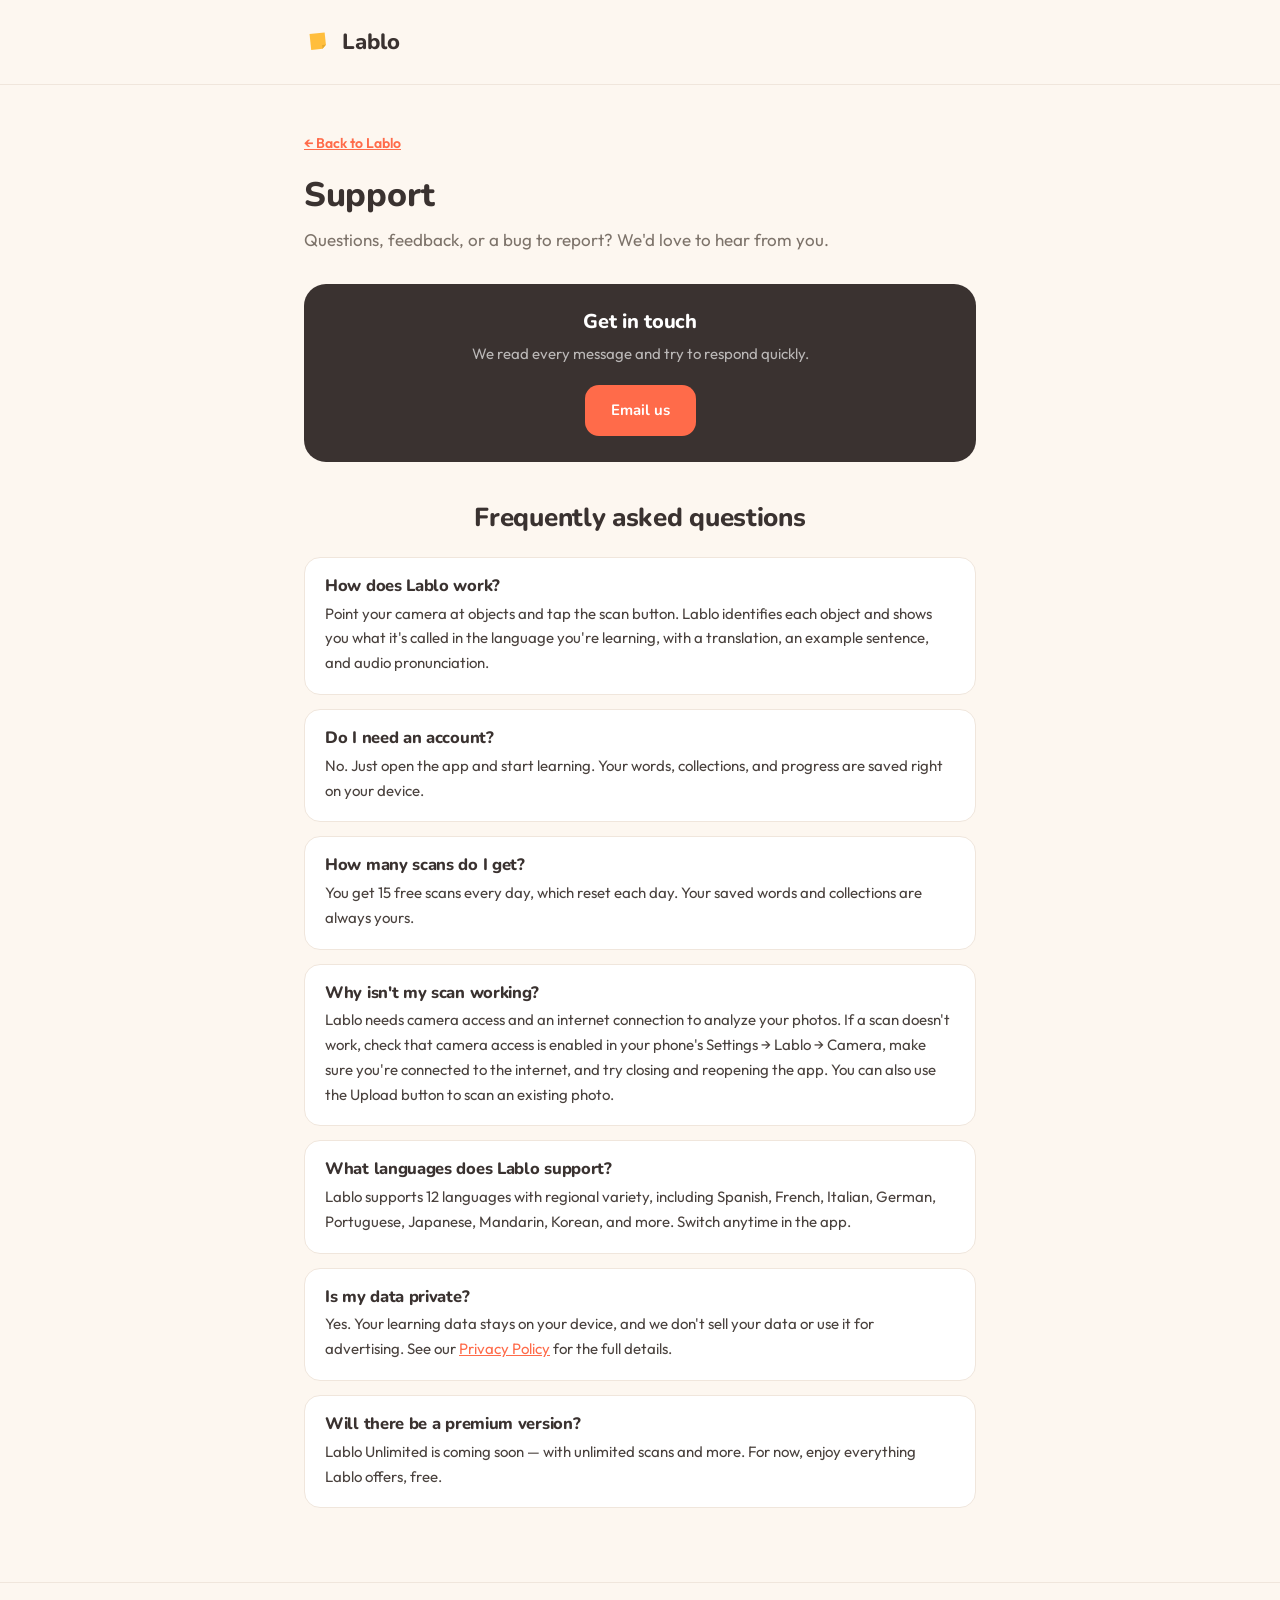
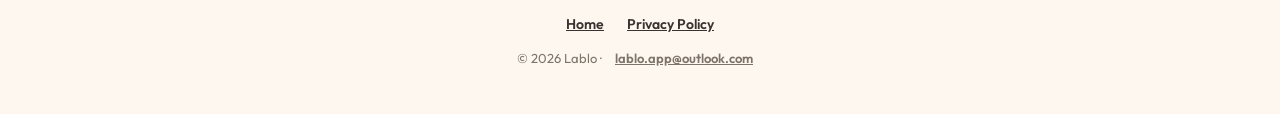
<file: support.html>
<!DOCTYPE html>
<html lang="en">
<head>
<meta charset="UTF-8">
<meta name="viewport" content="width=device-width, initial-scale=1.0">
<title>Support — Lablo</title>
<meta name="description" content="Get help with Lablo.">
<link rel="preconnect" href="https://fonts.googleapis.com">
<link rel="preconnect" href="https://fonts.gstatic.com" crossorigin>
<link href="https://fonts.googleapis.com/css2?family=Nunito:wght@400;600;700;800&family=Outfit:wght@400;500;600;700&display=swap" rel="stylesheet">
<style>
  :root{--ink:#3a3230;--surface:#fff;--paper:#fdf7f0;--line:#f0e6dc;--muted:#7d736a;--green:#ff6b4a;--greenDk:#e5533a;--greenLt:#ffe4dc;--pop:#ffbe3d;}
  *{box-sizing:border-box;margin:0;padding:0;}
  body{font-family:'Outfit',sans-serif;background:var(--paper);color:var(--ink);-webkit-font-smoothing:antialiased;line-height:1.65;}
  h1,h2,h3{font-family:'Nunito',sans-serif;font-weight:800;letter-spacing:-0.3px;line-height:1.2;}
  a{color:var(--green);}
  .wrap{max-width:720px;margin:0 auto;padding:0 24px;}
  header{padding:24px 0;border-bottom:1px solid var(--line);}
  .logo{display:flex;align-items:center;gap:10px;}
  .logo span{font-family:'Nunito',sans-serif;font-size:22px;font-weight:800;}
  .content{padding:44px 0 60px;}
  .content h1{font-size:34px;margin-bottom:10px;}
  .lead{color:var(--muted);font-size:17px;margin-bottom:30px;}
  .contact-card{background:var(--ink);border-radius:22px;padding:26px;text-align:center;margin-bottom:40px;}
  .contact-card h2{color:#fff;font-size:20px;margin-bottom:8px;}
  .contact-card p{color:rgba(255,255,255,0.65);font-size:15px;margin-bottom:18px;}
  .contact-card a{display:inline-block;background:var(--green);color:#fff;font-family:'Nunito',sans-serif;font-weight:700;font-size:15px;padding:13px 26px;border-radius:14px;text-decoration:none;}
  .content h2.faq-h{font-size:26px;margin-bottom:24px;text-align:center;}
  .faq{background:var(--surface);border:1px solid var(--line);border-radius:16px;padding:18px 20px;margin-bottom:14px;}
  .faq h3{font-size:16.5px;margin-bottom:6px;}
  .faq p{color:#4a423e;font-size:15px;}
  footer{border-top:1px solid var(--line);padding:30px 0 44px;text-align:center;color:var(--muted);font-size:14px;}
  footer a{margin:0 10px;color:var(--ink);font-weight:600;}
  .back{display:inline-block;margin-bottom:20px;font-weight:600;font-size:14px;}
</style>
</head>
<body>

<header>
  <div class="wrap">
    <div class="logo">
      <svg width="28" height="28" viewBox="0 0 48 48"><g transform="rotate(-6 24 24)"><path d="M11 9h26v21l-6.5 6.5H11z" fill="#ffbe3d"/><path d="M30.5 36.5v-6.5h6.5z" fill="#e5a92e"/></g></svg>
      <span>Lablo</span>
    </div>
  </div>
</header>

<div class="content">
  <div class="wrap">
    <a href="index.html" class="back">← Back to Lablo</a>
    <h1>Support</h1>
    <p class="lead">Questions, feedback, or a bug to report? We'd love to hear from you.</p>

    <div class="contact-card">
      <h2>Get in touch</h2>
      <p>We read every message and try to respond quickly.</p>
      <a href="mailto:lablo.app@outlook.com">Email us</a>
    </div>

    <h2 class="faq-h">Frequently asked questions</h2>

    <div class="faq">
      <h3>How does Lablo work?</h3>
      <p>Point your camera at objects and tap the scan button. Lablo identifies each object and shows you what it's called in the language you're learning, with a translation, an example sentence, and audio pronunciation.</p>
    </div>

    <div class="faq">
      <h3>Do I need an account?</h3>
      <p>No. Just open the app and start learning. Your words, collections, and progress are saved right on your device.</p>
    </div>

    <div class="faq">
      <h3>How many scans do I get?</h3>
      <p>You get 15 free scans every day, which reset each day. Your saved words and collections are always yours.</p>
    </div>

    <div class="faq">
      <h3>Why isn't my scan working?</h3>
      <p>Lablo needs camera access and an internet connection to analyze your photos. If a scan doesn't work, check that camera access is enabled in your phone's Settings → Lablo → Camera, make sure you're connected to the internet, and try closing and reopening the app. You can also use the Upload button to scan an existing photo.</p>
    </div>

    <div class="faq">
      <h3>What languages does Lablo support?</h3>
      <p>Lablo supports 12 languages with regional variety, including Spanish, French, Italian, German, Portuguese, Japanese, Mandarin, Korean, and more. Switch anytime in the app.</p>
    </div>

    <div class="faq">
      <h3>Is my data private?</h3>
      <p>Yes. Your learning data stays on your device, and we don't sell your data or use it for advertising. See our <a href="privacy.html">Privacy Policy</a> for the full details.</p>
    </div>

    <div class="faq">
      <h3>Will there be a premium version?</h3>
      <p>Lablo Unlimited is coming soon — with unlimited scans and more. For now, enjoy everything Lablo offers, free.</p>
    </div>
  </div>
</div>

<footer>
  <div class="wrap">
    <a href="index.html">Home</a>
    <a href="privacy.html">Privacy Policy</a>
    <div style="margin-top:12px;font-size:13px;">© 2026 Lablo · <a href="mailto:lablo.app@outlook.com" style="color:var(--muted);">lablo.app@outlook.com</a></div>
  </div>
</footer>

</body>
</html>
</file>
<file: site.css>
/* Lablo site — paper, sticky notes, tape, marker doodles. No gradients, no glass. */
:root{
  --ink:#3a3230; --paper:#fdf7f0; --surface:#fff; --line:#f0e6dc; --muted:#6f655d;
  --coral:#ff6b4a; --coral-dk:#c8432c; --coral-lt:#ffe4dc;
  --sticky:#ffbe3d; --sticky-dk:#e5a92e; --sticky-ink:#4a3810;
  --green:#48b085; --green-dk:#2f7d5c; --green-lt:#e0efe8; --blue:#3f7fb8;
  --hand:'Kalam',cursive; --head:'Nunito',sans-serif; --body:'Outfit',sans-serif;
}
*{box-sizing:border-box;margin:0;padding:0}
html{-webkit-text-size-adjust:100%}
body{font-family:var(--body);background:var(--paper);color:var(--ink);line-height:1.6;-webkit-font-smoothing:antialiased;
  background-image:radial-gradient(rgba(120,90,60,0.05) 1px,transparent 1px);background-size:5px 5px}
img{max-width:100%;display:block}
a{color:var(--coral-dk)}
h1,h2,h3{font-family:var(--head);font-weight:800;line-height:1.12;letter-spacing:-0.4px;color:var(--ink)}
.wrap{max-width:1080px;margin:0 auto;padding:0 20px}
.narrow{max-width:760px}
.hand{font-family:var(--hand);font-weight:400}
.skip{position:absolute;left:-999px}.skip:focus{left:12px;top:12px;background:#fff;padding:8px 12px;z-index:9}

/* header */
.site-head{padding:18px 0}
.site-head .wrap{display:flex;align-items:center;gap:16px}
.brand{display:flex;align-items:center;gap:9px;text-decoration:none;color:var(--ink);font-family:var(--head);font-weight:800;font-size:22px}
.nav{margin-left:auto;display:flex;align-items:center;gap:6px}
.nav a{color:var(--ink);text-decoration:none;font-weight:600;font-size:15px;padding:10px 12px;border-radius:12px}
.nav a:hover{background:var(--line)}
.nav .get{background:var(--ink);color:#fff;padding:10px 16px}
.nav .get:hover{background:#2a2422}
@media(max-width:600px){.nav .hide-sm{display:none}}

/* buttons */
.btn{display:inline-flex;align-items:center;gap:10px;min-height:52px;padding:0 24px;border-radius:16px;background:var(--ink);color:#fff;
  font-family:var(--head);font-weight:800;font-size:17px;text-decoration:none;transition:transform .15s}
.btn:hover{transform:rotate(-1deg) translateY(-1px)}
.btn svg{flex-shrink:0}
.btn.alt{background:var(--surface);color:var(--ink);border:2px solid var(--ink)}
.chips{display:flex;flex-wrap:wrap;gap:8px;margin-top:16px}
.chip{font-size:13.5px;font-weight:600;color:var(--muted);background:var(--surface);border:1.5px solid var(--line);padding:5px 12px;border-radius:999px}

/* paper bits */
.tape{position:absolute;top:-11px;left:50%;width:72px;height:22px;margin-left:-36px;background:rgba(255,255,255,.62);
  transform:rotate(2deg);border-radius:2px;box-shadow:0 1px 2px rgba(60,40,10,.08)}
.sticky{position:relative;background:var(--sticky);color:var(--sticky-ink);border-radius:4px 4px 18px 4px;
  box-shadow:0 12px 26px rgba(160,110,20,.2);transform:rotate(-1.2deg)}
.card{background:var(--surface);border:1.5px solid var(--line);border-radius:22px}
.stamp{display:inline-block;border:2px solid currentColor;border-radius:7px;padding:1px 8px;font-family:var(--head);font-weight:800;
  font-size:12px;letter-spacing:1.2px;text-transform:uppercase;transform:rotate(-5deg)}

/* phone frames */
.phone{position:relative;width:100%;max-width:300px;border-radius:38px;padding:9px;background:#2b2523;box-shadow:0 22px 44px rgba(70,45,25,.22)}
.phone img{border-radius:30px;width:100%;height:auto;aspect-ratio:560/1164;object-fit:cover;object-position:top}
.phone.tilt-l{transform:rotate(-3deg)}.phone.tilt-r{transform:rotate(3deg)}

/* hero */
.hero{padding:34px 0 70px}
.hero .wrap{display:grid;grid-template-columns:1.1fr .9fr;gap:40px;align-items:center}
.hero .kicker{font-family:var(--hand);font-size:22px;color:var(--coral-dk);transform:rotate(-2deg);display:inline-block;margin-bottom:8px}
.hero h1{font-size:clamp(38px,6vw,62px);margin-bottom:18px}
.hero h1 em{font-style:normal;color:var(--coral-dk)}
.hero p.lead{font-size:clamp(17px,2.2vw,20px);color:var(--muted);max-width:520px;margin-bottom:26px}
.hero-art{position:relative;display:flex;justify-content:center;padding:20px 0}
.hero-art .note{position:absolute;padding:10px 14px 12px;font-family:var(--hand);font-size:19px;line-height:1.15;z-index:2}
.hero-art .n1{top:6%;left:-2%;transform:rotate(-7deg)}
.hero-art .n2{bottom:12%;right:-4%;transform:rotate(6deg);background:#cfe9dc;color:#1f5a41;box-shadow:0 10px 22px rgba(30,80,60,.18)}
.hero-art .note small{display:block;font-family:var(--body);font-size:12px;opacity:.75}
@media(max-width:820px){.hero .wrap{grid-template-columns:1fr}.hero-art{margin-top:10px}.hero-art .n1{left:2%}.hero-art .n2{right:2%}}

/* sections */
section{padding:64px 0}
.section-h{font-size:clamp(28px,4vw,40px);margin-bottom:10px}
.section-sub{color:var(--muted);font-size:17px;max-width:600px;margin-bottom:34px}
.center{text-align:center}.center .section-sub{margin-left:auto;margin-right:auto}

/* steps */
.steps{display:grid;grid-template-columns:repeat(3,minmax(0,1fr));gap:18px}
.step{position:relative;padding:26px 22px 22px}
.step:nth-child(2){transform:rotate(.8deg)}.step:nth-child(3){transform:rotate(-.6deg)}
.step .num{font-family:var(--hand);font-size:20px;color:var(--coral-dk)}
.step h3{font-size:21px;margin:6px 0 6px}
.step p{color:var(--muted)}
.doodle{width:54px;height:54px;border-radius:16px;background:var(--coral-lt);display:flex;align-items:center;justify-content:center;margin-bottom:12px}
@media(max-width:820px){.steps{grid-template-columns:1fr}}

/* feature rows */
.feature{display:grid;grid-template-columns:1fr 1fr;gap:46px;align-items:center;padding:30px 0}
.feature:nth-child(even) .feature-art{order:-1}
.feature h3{font-size:clamp(24px,3vw,32px);margin-bottom:12px}
.feature p{color:var(--muted);font-size:17px;margin-bottom:12px}
.feature .label{font-family:var(--hand);font-size:19px;color:var(--green-dk);transform:rotate(-1.5deg);display:inline-block;margin-bottom:4px}
.feature-art{display:flex;justify-content:center}
.feature ul{list-style:none;margin-top:6px}
.feature li{padding-left:28px;position:relative;margin:7px 0;color:var(--ink)}
.feature li svg{position:absolute;left:0;top:4px}
@media(max-width:820px){.feature{grid-template-columns:1fr;gap:26px}.feature:nth-child(even) .feature-art{order:0}}

/* languages */
.langs{display:flex;flex-wrap:wrap;gap:10px;justify-content:center;max-width:820px;margin:0 auto}
.lang{background:var(--surface);border:1.5px solid var(--line);border-radius:14px;padding:9px 15px;font-weight:600}
.lang:nth-child(3n){transform:rotate(-1.5deg)}.lang:nth-child(4n){transform:rotate(1.2deg)}
.lang small{color:var(--muted);font-weight:500}

/* guides */
.guides{display:grid;grid-template-columns:repeat(2,minmax(0,1fr));gap:16px}
.guide{display:block;padding:20px 20px 18px;text-decoration:none;color:var(--ink);transition:transform .15s}
.guide:hover{transform:rotate(-1deg) translateY(-2px)}
.guide .lang-tag{font-size:12px;font-weight:700;letter-spacing:.08em;text-transform:uppercase;color:var(--coral-dk)}
.guide h3{font-size:19px;margin:6px 0 4px}
.guide p{color:var(--muted);font-size:15px}
@media(max-width:700px){.guides{grid-template-columns:1fr}}

/* faq */
.faq{max-width:760px;margin:0 auto}
.faq details{background:var(--surface);border:1.5px solid var(--line);border-radius:18px;margin-bottom:10px;padding:0 20px}
.faq summary{cursor:pointer;list-style:none;font-family:var(--head);font-weight:800;font-size:17.5px;padding:18px 28px 18px 0;position:relative}
.faq summary::-webkit-details-marker{display:none}
.faq summary::after{content:"+";position:absolute;right:0;top:14px;font-size:24px;color:var(--coral-dk);font-family:var(--body)}
.faq details[open] summary::after{content:"–"}
.faq details p{color:var(--muted);padding:0 0 18px}

/* CTA band */
.cta-note{max-width:640px;margin:0 auto;padding:40px 30px 34px;text-align:center}
.cta-note h2{color:#2e2410;font-size:clamp(26px,4vw,36px);margin-bottom:10px}
.cta-note p{font-size:17px;margin-bottom:22px}
.inline-cta{display:flex;align-items:center;gap:16px;padding:20px 22px;margin:34px 0}
.inline-cta p{flex:1;margin:0;font-size:16px;color:var(--ink)}
.inline-cta strong{font-family:var(--head)}
@media(max-width:600px){.inline-cta{flex-direction:column;align-items:flex-start}}

/* word guide pages */
.crumbs{font-size:14px;color:var(--muted);margin:6px 0 18px}.crumbs a{color:var(--muted)}
.article h1{font-size:clamp(32px,5vw,48px);margin-bottom:14px}
.article .intro{font-size:18px;color:var(--muted);margin-bottom:10px}
.article h2{font-size:clamp(24px,3.4vw,30px);margin:46px 0 14px}
.article p{margin-bottom:14px}
.words{display:grid;grid-template-columns:repeat(auto-fill,minmax(150px,1fr));gap:10px}
.word{position:relative;background:var(--surface);border:1.5px solid var(--line);border-radius:6px 6px 16px 6px;padding:14px 15px 12px}
.word:nth-child(5n+2){transform:rotate(.8deg)}.word:nth-child(7n+3){transform:rotate(-.9deg)}
.word .t{font-family:var(--head);font-weight:800;font-size:19px}
.word .e{color:var(--muted);font-size:14.5px}
.word .r{font-size:12.5px;color:var(--green-dk);margin-top:6px;font-weight:600}
.examples{list-style:none}
.examples li{background:#fffaf3;border:1.5px dashed var(--line);border-radius:4px 14px 14px 14px;padding:12px 15px;margin-bottom:10px}
.examples .es{font-family:var(--head);font-weight:700;font-size:16.5px}
.examples .en{color:var(--muted);font-size:14.5px}
.tip{position:relative;background:#fffdf8;border:1.5px solid var(--line);border-radius:6px 6px 18px 6px;padding:18px 20px;margin:24px 0;transform:rotate(.5deg)}
.tip .hand{font-size:20px;line-height:1.35}
table.regional{width:100%;border-collapse:collapse;background:var(--surface);border:1.5px solid var(--line);border-radius:16px;overflow:hidden;font-size:15.5px}
table.regional th,table.regional td{text-align:left;padding:11px 14px;border-bottom:1.5px solid var(--line)}
table.regional th{font-family:var(--head);background:#fbf3ea}
.table-scroll{overflow-x:auto}

/* footer */
.site-foot{border-top:1.5px dashed #e6d8ca;padding:40px 0 50px;margin-top:30px;color:var(--muted);font-size:14.5px}
.site-foot .wrap{display:flex;flex-wrap:wrap;gap:24px;justify-content:space-between;align-items:flex-start}
.site-foot nav a{color:var(--ink);font-weight:600;text-decoration:none;margin-right:18px;display:inline-block;padding:6px 0}
.site-foot .sign{font-family:var(--hand);font-size:19px;color:var(--ink)}
</file>
